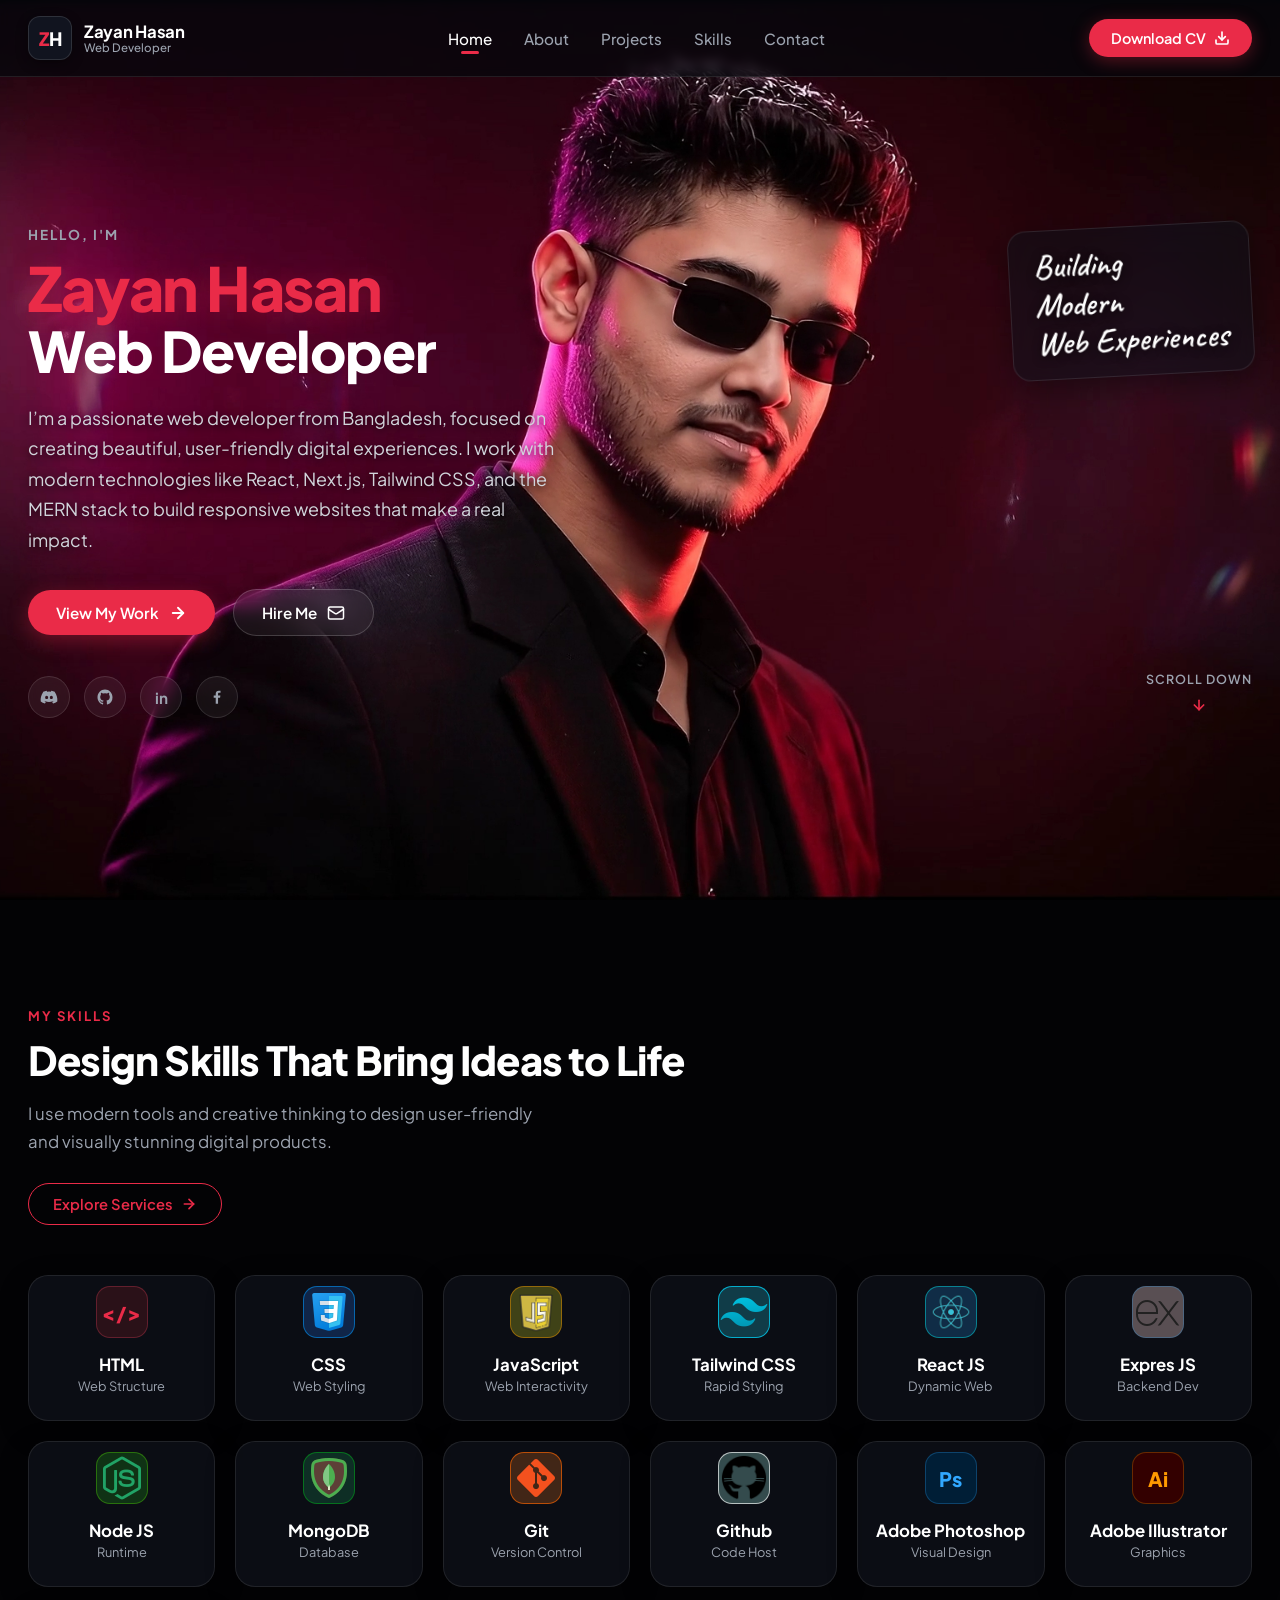
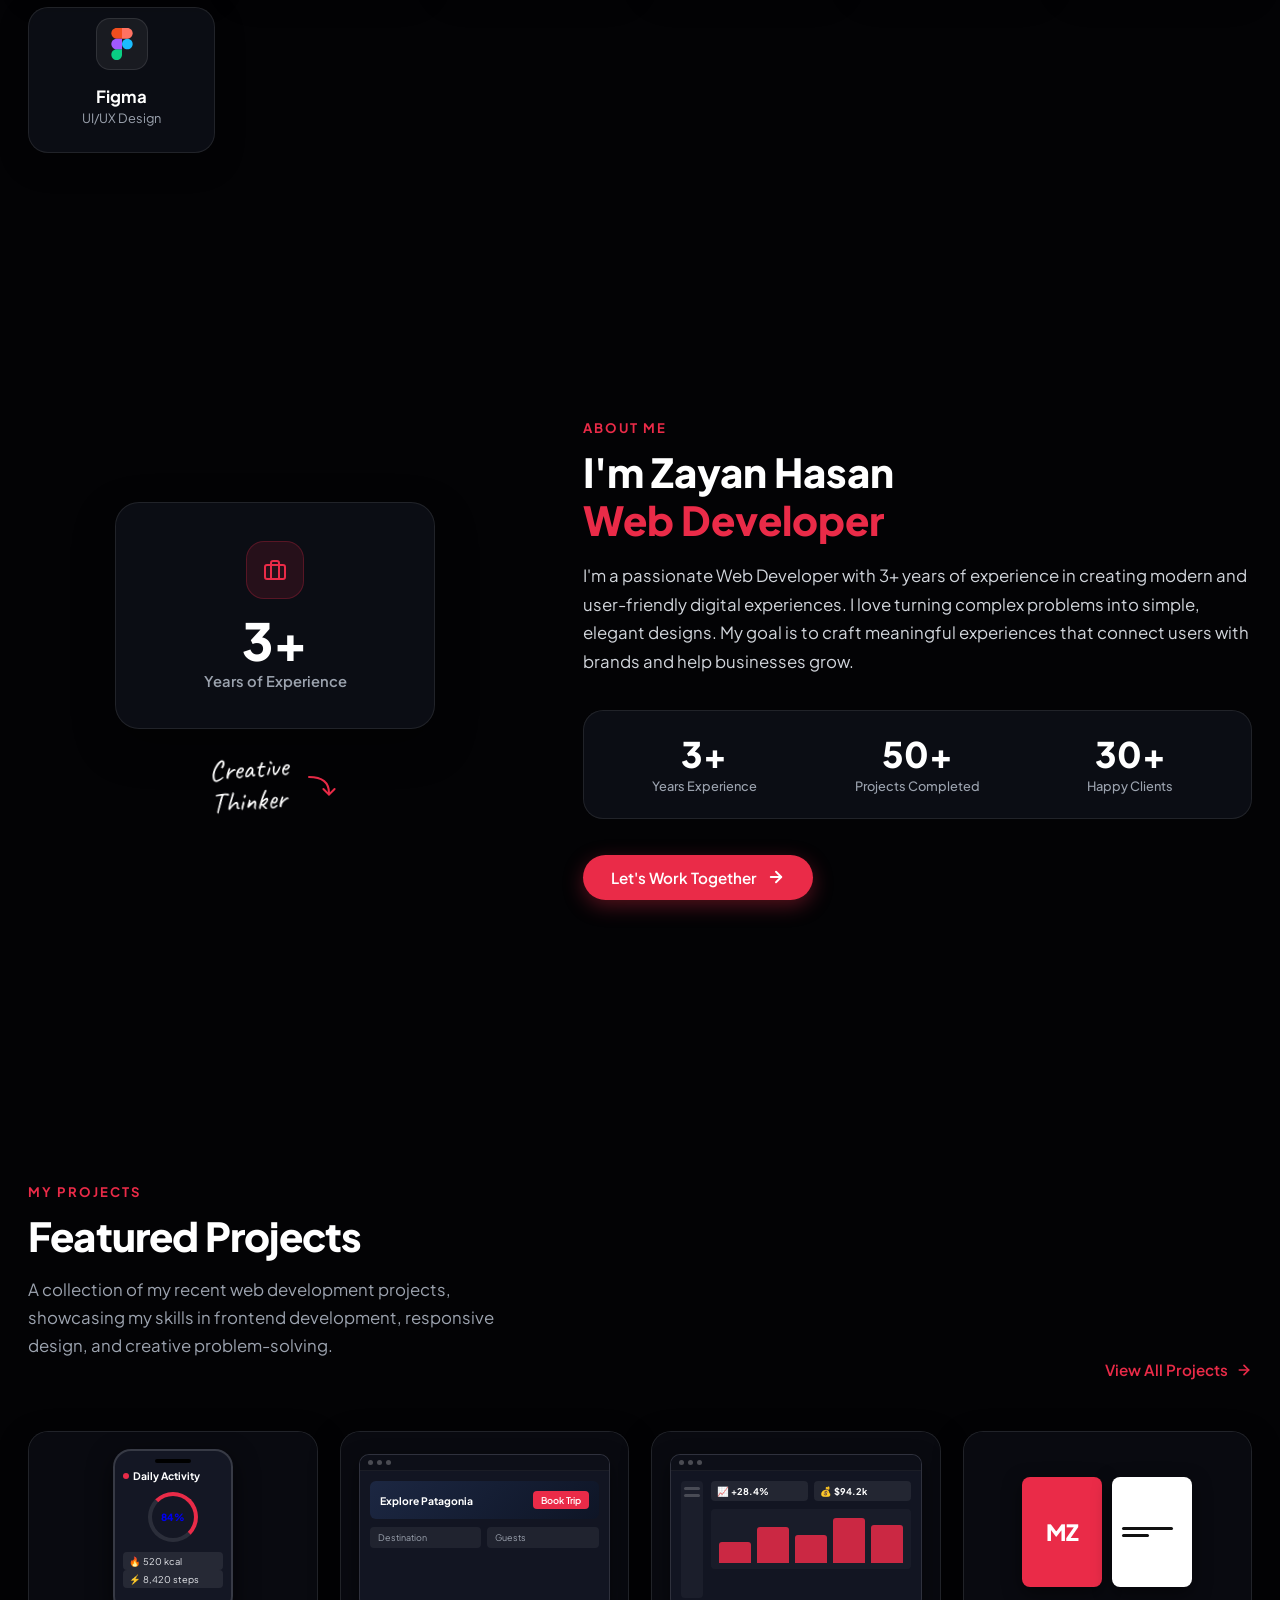
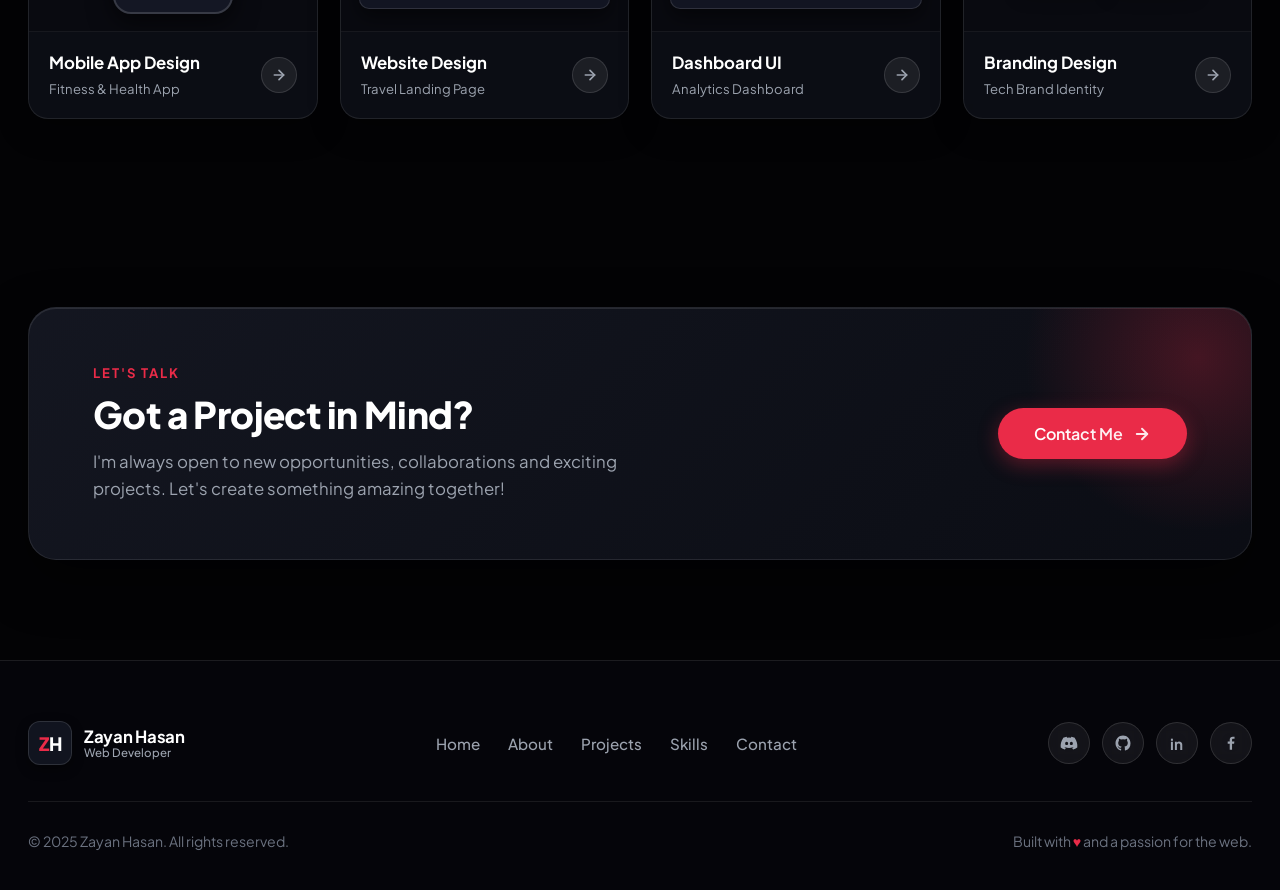
<file: index.html>
<!DOCTYPE html>
<html lang="en">
<head>
  <meta charset="UTF-8">
  <meta name="viewport" content="width=device-width, initial-scale=1.0">
  <link rel="icon" type="image/png" href="/images/logos/favicon.png">
  <title>Zayan Hasan — Web-Developer</title>
  <link rel="preconnect" href="https://fonts.googleapis.com">
  <link rel="preconnect" href="https://fonts.gstatic.com" crossorigin>
  <link href="https://fonts.googleapis.com/css2?family=Caveat:wght@600;700&family=Plus+Jakarta+Sans:wght@300;400;500;600;700;800&display=swap" rel="stylesheet">
  <link rel="stylesheet" href="style.css">
</head>
<body>
  <div id="preloder">
    <p class="loading">LOADING...</p>
  </div>

  <!-- Fullscreen Fixed 3D Scroll Animation Canvas -->
  <canvas id="hero-canvas"></canvas>

  <!-- Content Layer overlayed on top of scroll animation -->
  <div id="content">

    <!-- Navigation Header -->
    <header class="navbar">
      <div class="nav-container">
        <a href="#home" class="brand-logo">
          <div class="logo-badge">
            <span class="logo-z">Z</span><span class="logo-h">H</span>
          </div>
          <div class="brand-text">
            <span class="brand-name">Zayan Hasan</span>
            <span class="brand-sub">Web Developer</span>
          </div>
        </a>

        <nav class="nav-menu">
          <a href="#home" class="nav-link active">Home</a>
          <a href="#about" class="nav-link">About</a>
          <a href="#projects" class="nav-link">Projects</a>
          <a href="#skills" class="nav-link">Skills</a>
          <a href="#contact" class="nav-link">Contact</a>
        </nav>

        <div class="nav-actions">
          <!-- <a href="#contact" class="btn-download">
            <span>Download CV</span>
            <svg class="icon-download" width="16" height="16" viewBox="0 0 24 24" fill="none" stroke="currentColor" stroke-width="2.5" stroke-linecap="round" stroke-linejoin="round">
              <path d="M21 15v4a2 2 0 0 1-2 2H5a2 2 0 0 1-2-2v-4"></path>
              <polyline points="7 10 12 15 17 10"></polyline>
              <line x1="12" y1="15" x2="12" y2="3"></line>
            </svg>
          </a> -->

          <a
            href="/files/ZAYAN-HASAN-TAJ-CV.pdf"
            class="btn-download"
            download="My-CV.pdf"
            onclick="return confirm('Would you like to download my CV?')"
          >
            <span>Download CV</span>
            <svg
              class="icon-download"
              width="16"
              height="16"
              viewBox="0 0 24 24"
              fill="none"
              stroke="currentColor"
              stroke-width="2.5"
              stroke-linecap="round"
              stroke-linejoin="round"
              aria-hidden="true"
            >
              <path d="M21 15v4a2 2 0 0 1-2 2H5a2 2 0 0 1-2-2v-4"></path>
              <polyline points="7 10 12 15 17 10"></polyline>
              <line x1="12" y1="15" x2="12" y2="3"></line>
            </svg>
          </a>

        </div>
      </div>
    </header>

    <!-- Direct Contact -->
     <a
      id="mail-button"
      class="mail-button"
      href="https://mail.google.com/mail/?view=cm&to=zayanhasantaj619@gmail.com"
      aria-label="Email me"
      title="Email me"
      target="_blank"
      rel="noopener noreferrer">
      <svg
        width="24"
        height="24"
        viewBox="0 0 24 24"
        fill="none"
        stroke="currentColor"
        stroke-width="2"
        stroke-linecap="round"
        stroke-linejoin="round"
        aria-hidden="true"
      >
        <rect x="3" y="5" width="18" height="14" rx="2"></rect>
        <path d="m3 7 9 6 9-6"></path>
      </svg>
    </a>

    <!-- Hero Section -->
    <section id="home" class="section hero-section">
      <div class="container hero-grid">
        <div class="hero-content">
          <div class="hero-tagline">HELLO, I'M</div>
          <h1 class="hero-title">
            <span class="title-name">Zayan Hasan</span>
            <span class="title-role">Web Developer</span>
          </h1>
          <p class="hero-desc">
            I’m a passionate web developer from Bangladesh, focused on creating beautiful, user-friendly digital experiences. I work with modern technologies like React, Next.js, Tailwind CSS, and the MERN stack to build responsive websites that make a real impact.
          </p>

          <div class="hero-cta-group">
            <a href="#projects" class="btn btn-primary">
              <span>View My Work</span>
              <svg width="18" height="18" viewBox="0 0 24 24" fill="none" stroke="currentColor" stroke-width="2.5" stroke-linecap="round" stroke-linejoin="round">
                <line x1="5" y1="12" x2="19" y2="12"></line>
                <polyline points="12 5 19 12 12 19"></polyline>
              </svg>
            </a>
            <a href="#contact" class="btn btn-outline">
              <span>Hire Me</span>
              <svg width="18" height="18" viewBox="0 0 24 24" fill="none" stroke="currentColor" stroke-width="2" stroke-linecap="round" stroke-linejoin="round">
                <rect x="2" y="4" width="20" height="16" rx="2"></rect>
                <path d="m22 7-8.97 5.7a1.94 1.94 0 0 1-2.06 0L2 7"></path>
              </svg>
            </a>
          </div>

          <div class="hero-socials">
            <a href="https://discord.com/users/659322994321129483" target="_blank" class="social-icon" title="Discord" aria-label="Discord">
              <svg
                width="18"
                height="18"
                viewBox="0 0 24 24"
                fill="currentColor"
                aria-hidden="true"
              >
                <path d="M19.73 5.15A18.2 18.2 0 0 0 15.2 3.75a.07.07 0 0 0-.08.04c-.2.36-.42.83-.58 1.2a16.8 16.8 0 0 0-5.08 0c-.16-.38-.39-.84-.59-1.2a.08.08 0 0 0-.08-.04 18.2 18.2 0 0 0-4.53 1.4.07.07 0 0 0-.03.03C1.35 9.45.56 13.64.96 17.78c0 .02.02.05.04.06a18.3 18.3 0 0 0 5.55 2.8.08.08 0 0 0 .09-.03c.43-.59.81-1.2 1.14-1.86a.08.08 0 0 0-.04-.11 12 12 0 0 1-1.74-.83.08.08 0 0 1-.01-.13l.35-.27a.08.08 0 0 1 .08-.01c3.64 1.66 7.58 1.66 11.18 0a.08.08 0 0 1 .08.01l.35.27a.08.08 0 0 1-.01.13c-.55.32-1.13.6-1.74.83a.08.08 0 0 0-.04.11c.34.65.72 1.27 1.14 1.86a.08.08 0 0 0 .09.03 18.2 18.2 0 0 0 5.56-2.8.08.08 0 0 0 .04-.06c.47-4.78-.8-8.94-3.36-12.6a.06.06 0 0 0-.03-.03ZM8.85 14.8c-1.1 0-2-.99-2-2.2 0-1.22.88-2.2 2-2.2 1.13 0 2.02.99 2 2.2 0 1.21-.88 2.2-2 2.2Zm6.3 0c-1.1 0-2-.99-2-2.2 0-1.22.87-2.2 2-2.2 1.12 0 2.01.99 2 2.2 0 1.21-.88 2.2-2 2.2Z"/>
              </svg>
            </a>
            <a href="https://github.com/ZayanHasanTaj" target="_blank" class="social-icon" title="Github" aria-label="Github">
              <svg
                width="18"
                height="18"
                viewBox="0 0 24 24"
                fill="currentColor"
                aria-hidden="true"
              >
              <path
                fill-rule="evenodd"
                clip-rule="evenodd"
                d="M12 2C6.48 2 2 6.58 2 12.23c0 4.52 2.87 8.35 6.84 9.7.5.1.68-.22.68-.49v-1.9c-2.78.62-3.37-1.21-3.37-1.21-.45-1.18-1.11-1.5-1.11-1.5-.91-.64.07-.63.07-.63 1 .07 1.53 1.05 1.53 1.05.9 1.58 2.35 1.12 2.92.86.09-.67.35-1.12.64-1.38-2.22-.26-4.56-1.14-4.56-5.07 0-1.12.39-2.03 1.03-2.75-.1-.26-.45-1.3.1-2.71 0 0 .84-.28 2.75 1.05a9.3 9.3 0 0 1 5 0c1.9-1.33 2.74-1.05 2.74-1.05.55 1.41.2 2.45.1 2.71.64.72 1.03 1.63 1.03 2.75 0 3.94-2.35 4.8-4.58 5.06.36.32.68.94.68 1.9v2.82c0 .27.18.6.69.49A10.2 10.2 0 0 0 22 12.23C22 6.58 17.52 2 12 2Z"
              />
            </svg>
            </a>
            <a href="https://bd.linkedin.com/in/zayan-hasan-taj-53074728a" target="_blank" class="social-icon" title="LinkedIn" aria-label="LinkedIn">
              <span class="in-text">in</span>
            </a>
            <a href="https://www.facebook.com/share/1DrUwYazMZ/" target="_blank" class="social-icon" title="Facebook" aria-label="Facebook">
              <svg
                width="18"
                height="18"
                viewBox="0 0 24 24"
                fill="currentColor"
                aria-hidden="true"
              >
                <path d="M13.4 21v-8h2.7l.4-3.1h-3.1v-2c0-.9.3-1.5 1.6-1.5h1.7V3.6c-.3 0-1.3-.1-2.4-.1-2.4 0-4 1.5-4 4.1v2.3H7.6V13h2.7v8h3.1Z"/>
              </svg>
            </a>
          </div>
        </div>

        <div class="hero-visual-accent">
          <!-- Artistic slogan from reference, overlayed gracefully -->
          <div class="script-badge">
            <span class="script-text">Building<br>Modern<br>Web Experiences</span>
          </div>

          <div class="scroll-down-indicator">
            <span class="scroll-text">Scroll Down</span>
            <div class="scroll-arrow">
              <svg width="16" height="20" viewBox="0 0 24 24" fill="none" stroke="currentColor" stroke-width="2.5" stroke-linecap="round" stroke-linejoin="round">
                <line x1="12" y1="5" x2="12" y2="19"></line>
                <polyline points="19 12 12 19 5 12"></polyline>
              </svg>
            </div>
          </div>
        </div>
      </div>
    </section>

    <!-- My Skills Section -->
    <section id="skills" class="section skills-section">
      <div class="container">
        <div class="skills-wrapper">
          <div class="skills-intro">
            <div class="section-tag">MY SKILLS</div>
            <h2 class="section-title">Design Skills That Bring Ideas to Life</h2>
            <p class="section-desc">
              I use modern tools and creative thinking to design user-friendly and visually stunning digital products.
            </p>
            <a href="#about" class="btn btn-outline-pill">
              <span>Explore Services</span>
              <svg width="16" height="16" viewBox="0 0 24 24" fill="none" stroke="currentColor" stroke-width="2.5" stroke-linecap="round" stroke-linejoin="round">
                <line x1="5" y1="12" x2="19" y2="12"></line>
                <polyline points="12 5 19 12 12 19"></polyline>
              </svg>
            </a>
          </div>

          <div class="skills-cards-grid">
            <!-- Skill 1: HTML -->
            <div class="skill-card">
              <div class="skill-icon-box code-box">
                <span class="code-bracket">&lt;/&gt;</span>
              </div>
              <div class="skill-meta">
                <h3 class="skill-name">HTML</h3>
                <span class="skill-sub">Web Structure</span>
              </div>
            </div>

            <!-- Skill 2: Css  -->
            <div class="skill-card">
              <div class="skill-icon-box css-box">
                <img class="logos" src="/images/logos/icons8-css-logo-48.png" alt="CSS">
              </div>
              <div class="skill-meta">
                <h3 class="skill-name">CSS</h3>
                <span class="skill-sub">Web Styling</span>
              </div>
            </div>

            <!-- Skill 3: javaScript  -->
            <div class="skill-card">
              <div class="skill-icon-box js-box">
                <img class="logos" src="/images/logos/icons8-javascript-logo-100.png" alt="JS">
              </div>
              <div class="skill-meta">
                <h3 class="skill-name">JavaScript</h3>
                <span class="skill-sub">Web Interactivity</span>
              </div>
            </div>

            <!-- Skill 4: Tailwind CSS  -->
            <div class="skill-card">
              <div class="skill-icon-box tailwind-box">
                <img class="logos" src="/images/logos/icons8-tailwind-css-48.png" alt="Tailwind">
              </div>
              <div class="skill-meta">
                <h3 class="skill-name">Tailwind CSS</h3>
                <span class="skill-sub">Rapid Styling</span>
              </div>
            </div>

            <!-- Skill 5: React js  -->
            <div class="skill-card">
              <div class="skill-icon-box react-box">
                <img class="logos" src="/images/logos/icons8-react-100.png" alt="React">
              </div>
              <div class="skill-meta">
                <h3 class="skill-name">React JS</h3>
                <span class="skill-sub">Dynamic Web</span>
              </div>
            </div>

            <!-- Skill 6: Express js  -->
            <div class="skill-card">
              <div class="skill-icon-box express-box">
                <img class="logos" src="/images/logos/icons8-express-js-48.png" alt="Express js">
              </div>
              <div class="skill-meta">
                <h3 class="skill-name">Expres JS</h3>
                <span class="skill-sub">Backend Dev</span>
              </div>
            </div>

            <!-- Skill 7: Node js  -->
            <div class="skill-card">
              <div class="skill-icon-box node-box">
                <img class="logos" src="/images/logos/icons8-node-js-48.png" alt="Node js">
              </div>
              <div class="skill-meta">
                <h3 class="skill-name">Node JS</h3>
                <span class="skill-sub">Runtime</span>
              </div>
            </div>

            <!-- Skill 8: MongoDB  -->
            <div class="skill-card">
              <div class="skill-icon-box mongodb-box">
                <img class="logos" src="/images/logos/icons8-mongodb-48.png" alt="MongoDB">
              </div>
              <div class="skill-meta">
                <h3 class="skill-name">MongoDB</h3>
                <span class="skill-sub">Database</span>
              </div>
            </div>

            <!-- Skill 9: Git  -->
            <div class="skill-card">
              <div class="skill-icon-box git-box">
                <img class="logos" src="/images/logos/icons8-git-48.png" alt="Git">
              </div>
              <div class="skill-meta">
                <h3 class="skill-name">Git</h3>
                <span class="skill-sub">Version Control</span>
              </div>
            </div>

            <!-- Skill 10: Github  -->
            <div class="skill-card">
              <div class="skill-icon-box github-box">
                <img class="logos" src="/images/logos/icons8-github-50.png" alt="Github">
              </div>
              <div class="skill-meta">
                <h3 class="skill-name">Github</h3>
                <span class="skill-sub">Code Host</span>
              </div>
            </div>

            <!-- Skill 11: Photoshop -->
            <div class="skill-card">
              <div class="skill-icon-box ps-box">
                <span class="ps-logo">Ps</span>
              </div>
              <div class="skill-meta">
                <h3 class="skill-name">Adobe Photoshop</h3>
                <span class="skill-sub">Visual Design</span>
              </div>
            </div>

            <!-- Skill 12: Illustrator -->
            <div class="skill-card">
              <div class="skill-icon-box ai-box">
                <span class="ai-logo">Ai</span>
              </div>
              <div class="skill-meta">
                <h3 class="skill-name">Adobe Illustrator</h3>
                <span class="skill-sub">Graphics</span>
              </div>
            </div>

            

            <!-- Skill 13: Figma -->
            <div class="skill-card">
              <div class="skill-icon-box figma-box">
                <svg width="32" height="32" viewBox="0 0 38 57" fill="none">
                  <path d="M19 28.5C19 23.2533 23.2533 19 28.5 19C33.7467 19 38 23.2533 38 28.5C38 33.7467 33.7467 38 28.5 38C23.2533 38 19 33.7467 19 28.5Z" fill="#1ABCFE"/>
                  <path d="M0 47.5C0 42.2533 4.25329 38 9.5 38H19V47.5C19 52.7467 14.7467 57 9.5 57C4.25329 57 0 52.7467 0 47.5Z" fill="#0ACF83"/>
                  <path d="M19 0V19H28.5C33.7467 19 38 14.7467 38 9.5C38 4.25329 33.7467 0 28.5 0H19Z" fill="#FF7262"/>
                  <path d="M0 9.5C0 14.7467 4.25329 19 9.5 19H19V0H9.5C4.25329 0 0 4.25329 0 9.5Z" fill="#F24E1E"/>
                  <path d="M0 28.5C0 33.7467 4.25329 38 9.5 38H19V19H9.5C4.25329 19 0 23.2533 0 28.5Z" fill="#A259FF"/>
                </svg>
              </div>
              <div class="skill-meta">
                <h3 class="skill-name">Figma</h3>
                <span class="skill-sub">UI/UX Design</span>
              </div>
            </div>

          </div>
          
        </div>
      </div>
    </section>

    <!-- About Me Section -->
    <section id="about" class="section about-section">
      <div class="container about-grid">
        <div class="about-card-left">
          <div class="about-badge-card">
            <div class="badge-icon-wrap">
              <svg width="24" height="24" viewBox="0 0 24 24" fill="none" stroke="currentColor" stroke-width="2" stroke-linecap="round" stroke-linejoin="round">
                <rect x="2" y="7" width="20" height="14" rx="2" ry="2"></rect>
                <path d="M16 21V5a2 2 0 0 0-2-2h-4a2 2 0 0 0-2 2v16"></path>
              </svg>
            </div>
            <div class="badge-number">3+</div>
            <div class="badge-label">Years of Experience</div>
          </div>

          <div class="creative-thinker-callout">
            <span class="creative-thinker-text">Creative<br>Thinker</span>
            <svg class="hand-arrow" width="40" height="40" viewBox="0 0 50 50" fill="none" stroke="currentColor" stroke-width="2.5" stroke-linecap="round">
              <path d="M10 15 Q 35 15 35 35"></path>
              <polyline points="28 30 35 37 42 30"></polyline>
            </svg>
          </div>
        </div>

        <div class="about-info">
          <div class="section-tag">ABOUT ME</div>
          <h2 class="about-title">
            <span>I'm Zayan Hasan</span>
            <span class="about-title-role">Web Developer</span>
          </h2>
          <p class="about-text">
            I'm a passionate Web Developer with 3+ years of experience in creating modern and user-friendly digital experiences. I love turning complex problems into simple, elegant designs. My goal is to craft meaningful experiences that connect users with brands and help businesses grow.
          </p>

          <div class="stats-counter-grid">
            <div class="stat-item">
              <div class="stat-number">3+</div>
              <div class="stat-label">Years Experience</div>
            </div>
            <div class="stat-item">
              <div class="stat-number">50+</div>
              <div class="stat-label">Projects Completed</div>
            </div>
            <div class="stat-item">
              <div class="stat-number">30+</div>
              <div class="stat-label">Happy Clients</div>
            </div>
          </div>

          <div class="about-cta">
            <a href="#contact" class="btn btn-primary">
              <span>Let's Work Together</span>
              <svg width="18" height="18" viewBox="0 0 24 24" fill="none" stroke="currentColor" stroke-width="2.5" stroke-linecap="round" stroke-linejoin="round">
                <line x1="5" y1="12" x2="19" y2="12"></line>
                <polyline points="12 5 19 12 12 19"></polyline>
              </svg>
            </a>
          </div>
        </div>
      </div>
    </section>

    <!-- My Portfolio Section -->
    <section id="projects" class="section portfolio-section">
      <div class="container">
        <div class="portfolio-header">
          <div class="portfolio-title-group">
            <div class="section-tag">MY PROJECTS</div>
            <h2 class="section-title">Featured Projects</h2>
            <p class="section-desc">
              A collection of my recent web development projects, showcasing my skills in frontend development, responsive design, and creative problem-solving.
            </p>
          </div>
          <a href="projects.html" class="link-view-all">
            <span>View All Projects</span>
            <svg width="16" height="16" viewBox="0 0 24 24" fill="none" stroke="currentColor" stroke-width="2.5" stroke-linecap="round" stroke-linejoin="round">
              <line x1="5" y1="12" x2="19" y2="12"></line>
              <polyline points="12 5 19 12 12 19"></polyline>
            </svg>
          </a>
        </div>

        <div class="projects-grid">
          <!-- Project 1: Mobile App Design -->
          <a class="projects-link" href="#">
            <div class="project-card">
            <div class="project-mockup mobile-app-mockup">
              <div class="mockup-screen-container">
                <div class="mini-phone">
                  <div class="phone-notch"></div>
                  <div class="phone-content fitness-app">
                    <div class="app-header-bar">
                      <span class="app-dot"></span>
                      <span class="app-title-text">Daily Activity</span>
                    </div>
                    <div class="app-circle-graph">
                      <div class="ring-active"></div>
                      <span class="graph-val">84%</span>
                    </div>
                    <div class="app-mini-cards">
                      <div class="mini-metric">🔥 520 kcal</div>
                      <div class="mini-metric">⚡ 8,420 steps</div>
                    </div>
                  </div>
                </div>
              </div>
            </div>
            <div class="project-info">
              <div class="project-text">
                <h3 class="project-name">Mobile App Design</h3>
                <span class="project-category">Fitness &amp; Health App</span>
              </div>
              <button class="project-arrow-btn" aria-label="View project details">
                <svg width="16" height="16" viewBox="0 0 24 24" fill="none" stroke="currentColor" stroke-width="2.5" stroke-linecap="round" stroke-linejoin="round">
                  <line x1="5" y1="12" x2="19" y2="12"></line>
                  <polyline points="12 5 19 12 12 19"></polyline>
                </svg>
              </button>
            </div>
          </div>
          </a>

          <!-- Project 2: Website Design -->
          <a class="projects-link" href="#">
            <div class="project-card">
            <div class="project-mockup website-mockup">
              <div class="mockup-screen-container">
                <div class="mini-browser">
                  <div class="browser-bar">
                    <span class="b-dot"></span><span class="b-dot"></span><span class="b-dot"></span>
                  </div>
                  <div class="browser-body travel-landing">
                    <div class="travel-hero">
                      <div class="travel-title">Explore Patagonia</div>
                      <div class="travel-btn">Book Trip</div>
                    </div>
                    <div class="travel-search-strip">
                      <div class="strip-pill">Destination</div>
                      <div class="strip-pill">Guests</div>
                    </div>
                  </div>
                </div>
              </div>
            </div>
            <div class="project-info">
              <div class="project-text">
                <h3 class="project-name">Website Design</h3>
                <span class="project-category">Travel Landing Page</span>
              </div>
              <button class="project-arrow-btn" aria-label="View project details">
                <svg width="16" height="16" viewBox="0 0 24 24" fill="none" stroke="currentColor" stroke-width="2.5" stroke-linecap="round" stroke-linejoin="round">
                  <line x1="5" y1="12" x2="19" y2="12"></line>
                  <polyline points="12 5 19 12 12 19"></polyline>
                </svg>
              </button>
            </div>
          </div>
          </a>

          <!-- Project 3: Dashboard UI -->
          <a class="projects-link" href="#">
            <div class="project-card">
            <div class="project-mockup dashboard-mockup">
              <div class="mockup-screen-container">
                <div class="mini-browser">
                  <div class="browser-bar">
                    <span class="b-dot"></span><span class="b-dot"></span><span class="b-dot"></span>
                  </div>
                  <div class="browser-body analytics-dash">
                    <div class="dash-sidebar">
                      <div class="dash-bar-line"></div>
                      <div class="dash-bar-line"></div>
                    </div>
                    <div class="dash-content">
                      <div class="dash-stats-row">
                        <div class="stat-pill">📈 +28.4%</div>
                        <div class="stat-pill">💰 $94.2k</div>
                      </div>
                      <div class="dash-bars-chart">
                        <div class="bar" style="height: 45%;"></div>
                        <div class="bar" style="height: 75%;"></div>
                        <div class="bar" style="height: 60%;"></div>
                        <div class="bar" style="height: 95%;"></div>
                        <div class="bar" style="height: 80%;"></div>
                      </div>
                    </div>
                  </div>
                </div>
              </div>
            </div>
            <div class="project-info">
              <div class="project-text">
                <h3 class="project-name">Dashboard UI</h3>
                <span class="project-category">Analytics Dashboard</span>
              </div>
              <button class="project-arrow-btn" aria-label="View project details">
                <svg width="16" height="16" viewBox="0 0 24 24" fill="none" stroke="currentColor" stroke-width="2.5" stroke-linecap="round" stroke-linejoin="round">
                  <line x1="5" y1="12" x2="19" y2="12"></line>
                  <polyline points="12 5 19 12 12 19"></polyline>
                </svg>
              </button>
            </div>
          </div>
          </a>

          <!-- Project 4: Branding Design -->
          <a class="projects-link" href="#">
            <div class="project-card">
            <div class="project-mockup branding-mockup">
              <div class="mockup-screen-container branding-display">
                <div class="brand-card red-card">
                  <div class="brand-emblem">MZ</div>
                </div>
                <div class="brand-card white-card">
                  <div class="mini-business-lines">
                    <div class="b-line w-long"></div>
                    <div class="b-line w-short"></div>
                  </div>
                </div>
              </div>
            </div>
            <div class="project-info">
              <div class="project-text">
                <h3 class="project-name">Branding Design</h3>
                <span class="project-category">Tech Brand Identity</span>
              </div>
              <button class="project-arrow-btn" aria-label="View project details">
                <svg width="16" height="16" viewBox="0 0 24 24" fill="none" stroke="currentColor" stroke-width="2.5" stroke-linecap="round" stroke-linejoin="round">
                  <line x1="5" y1="12" x2="19" y2="12"></line>
                  <polyline points="12 5 19 12 12 19"></polyline>
                </svg>
              </button>
            </div>
          </div>
          </a>
        </div>
      </div>
    </section>

    <!-- Let's Talk CTA Banner Section -->
    <section id="contact" class="section cta-section">
      <div class="container">
        <div class="cta-banner">
          <div class="cta-content">
            <div class="cta-tag">LET'S TALK</div>
            <h2 class="cta-title">Got a Project in Mind?</h2>
            <p class="cta-desc">
              I'm always open to new opportunities, collaborations and exciting projects. Let's create something amazing together!
            </p>
          </div>
          <div class="cta-action">
            <a
              href="https://mail.google.com/mail/?view=cm&to=zayanhasantaj619@gmail.com"
              class="btn btn-primary cta-btn"
              target="_blank"
              rel="noopener noreferrer">
              <span>Contact Me</span>
              <svg width="18" height="18" viewBox="0 0 24 24" fill="none"
                stroke="currentColor" stroke-width="2.5"
                stroke-linecap="round" stroke-linejoin="round"
                aria-hidden="true">
                <line x1="5" y1="12" x2="19" y2="12"></line>
                <polyline points="12 5 19 12 12 19"></polyline>
              </svg>
            </a>
          </div>
        </div>
      </div>
    </section>

    <!-- Footer -->
    <footer class="footer">
      <div class="container footer-content">
        <div class="footer-top">
          <a href="#home" class="brand-logo">
            <div class="logo-badge">
              <span class="logo-z">Z</span><span class="logo-h">H</span>
            </div>
            <div class="brand-text">
              <span class="brand-name">Zayan Hasan</span>
              <span class="brand-sub">Web Developer</span>
            </div>
          </a>

          <nav class="footer-nav">
            <a href="#home" class="footer-link">Home</a>
            <a href="#about" class="footer-link">About</a>
            <a href="projects.html" class="footer-link">Projects</a>
            <a href="#skills" class="footer-link">Skills</a>
            <a href="#contact" class="footer-link">Contact</a>
          </nav>

          <div class="footer-socials">
            <a href="https://discord.com/users/659322994321129483" target="_blank" class="social-icon" title="Discord" aria-label="Discord">
              <svg
                width="18"
                height="18"
                viewBox="0 0 24 24"
                fill="currentColor"
                aria-hidden="true"
              >
                <path d="M19.73 5.15A18.2 18.2 0 0 0 15.2 3.75a.07.07 0 0 0-.08.04c-.2.36-.42.83-.58 1.2a16.8 16.8 0 0 0-5.08 0c-.16-.38-.39-.84-.59-1.2a.08.08 0 0 0-.08-.04 18.2 18.2 0 0 0-4.53 1.4.07.07 0 0 0-.03.03C1.35 9.45.56 13.64.96 17.78c0 .02.02.05.04.06a18.3 18.3 0 0 0 5.55 2.8.08.08 0 0 0 .09-.03c.43-.59.81-1.2 1.14-1.86a.08.08 0 0 0-.04-.11 12 12 0 0 1-1.74-.83.08.08 0 0 1-.01-.13l.35-.27a.08.08 0 0 1 .08-.01c3.64 1.66 7.58 1.66 11.18 0a.08.08 0 0 1 .08.01l.35.27a.08.08 0 0 1-.01.13c-.55.32-1.13.6-1.74.83a.08.08 0 0 0-.04.11c.34.65.72 1.27 1.14 1.86a.08.08 0 0 0 .09.03 18.2 18.2 0 0 0 5.56-2.8.08.08 0 0 0 .04-.06c.47-4.78-.8-8.94-3.36-12.6a.06.06 0 0 0-.03-.03ZM8.85 14.8c-1.1 0-2-.99-2-2.2 0-1.22.88-2.2 2-2.2 1.13 0 2.02.99 2 2.2 0 1.21-.88 2.2-2 2.2Zm6.3 0c-1.1 0-2-.99-2-2.2 0-1.22.87-2.2 2-2.2 1.12 0 2.01.99 2 2.2 0 1.21-.88 2.2-2 2.2Z"/>
              </svg>
            </a>
            <a href="https://github.com/ZayanHasanTaj" target="_blank" class="social-icon" title="Github" aria-label="Github">
              <svg
                width="18"
                height="18"
                viewBox="0 0 24 24"
                fill="currentColor"
                aria-hidden="true"
              >
              <path
                fill-rule="evenodd"
                clip-rule="evenodd"
                d="M12 2C6.48 2 2 6.58 2 12.23c0 4.52 2.87 8.35 6.84 9.7.5.1.68-.22.68-.49v-1.9c-2.78.62-3.37-1.21-3.37-1.21-.45-1.18-1.11-1.5-1.11-1.5-.91-.64.07-.63.07-.63 1 .07 1.53 1.05 1.53 1.05.9 1.58 2.35 1.12 2.92.86.09-.67.35-1.12.64-1.38-2.22-.26-4.56-1.14-4.56-5.07 0-1.12.39-2.03 1.03-2.75-.1-.26-.45-1.3.1-2.71 0 0 .84-.28 2.75 1.05a9.3 9.3 0 0 1 5 0c1.9-1.33 2.74-1.05 2.74-1.05.55 1.41.2 2.45.1 2.71.64.72 1.03 1.63 1.03 2.75 0 3.94-2.35 4.8-4.58 5.06.36.32.68.94.68 1.9v2.82c0 .27.18.6.69.49A10.2 10.2 0 0 0 22 12.23C22 6.58 17.52 2 12 2Z"
              />
            </svg>
            </a>
            <a href="https://bd.linkedin.com/in/zayan-hasan-taj-53074728a" target="_blank" class="social-icon" title="LinkedIn" aria-label="LinkedIn">
              <span class="in-text">in</span>
            </a>
            <a href="https://www.facebook.com/share/1DrUwYazMZ/" target="_blank" class="social-icon" title="Facebook" aria-label="Facebook">
              <svg
                width="18"
                height="18"
                viewBox="0 0 24 24"
                fill="currentColor"
                aria-hidden="true"
              >
                <path d="M13.4 21v-8h2.7l.4-3.1h-3.1v-2c0-.9.3-1.5 1.6-1.5h1.7V3.6c-.3 0-1.3-.1-2.4-.1-2.4 0-4 1.5-4 4.1v2.3H7.6V13h2.7v8h3.1Z"/>
              </svg>
            </a>
          </div>
        </div>

        <div class="footer-divider"></div>

        <div class="footer-bottom">
          <p class="copyright">&copy; 2025 Zayan Hasan. All rights reserved.</p>
          <p class="credit">Built with <span class="heart">&hearts;</span> and a passion for the web.</p>
        </div>
      </div>
    </footer>

  </div>

  <script src="app.js"></script>

  <script>
    let preloder = document.querySelector("#preloder");
    window.addEventListener("load", () => {
      preloder.style.display = "none";
    });
  </script>

</body>
</html>
</file>
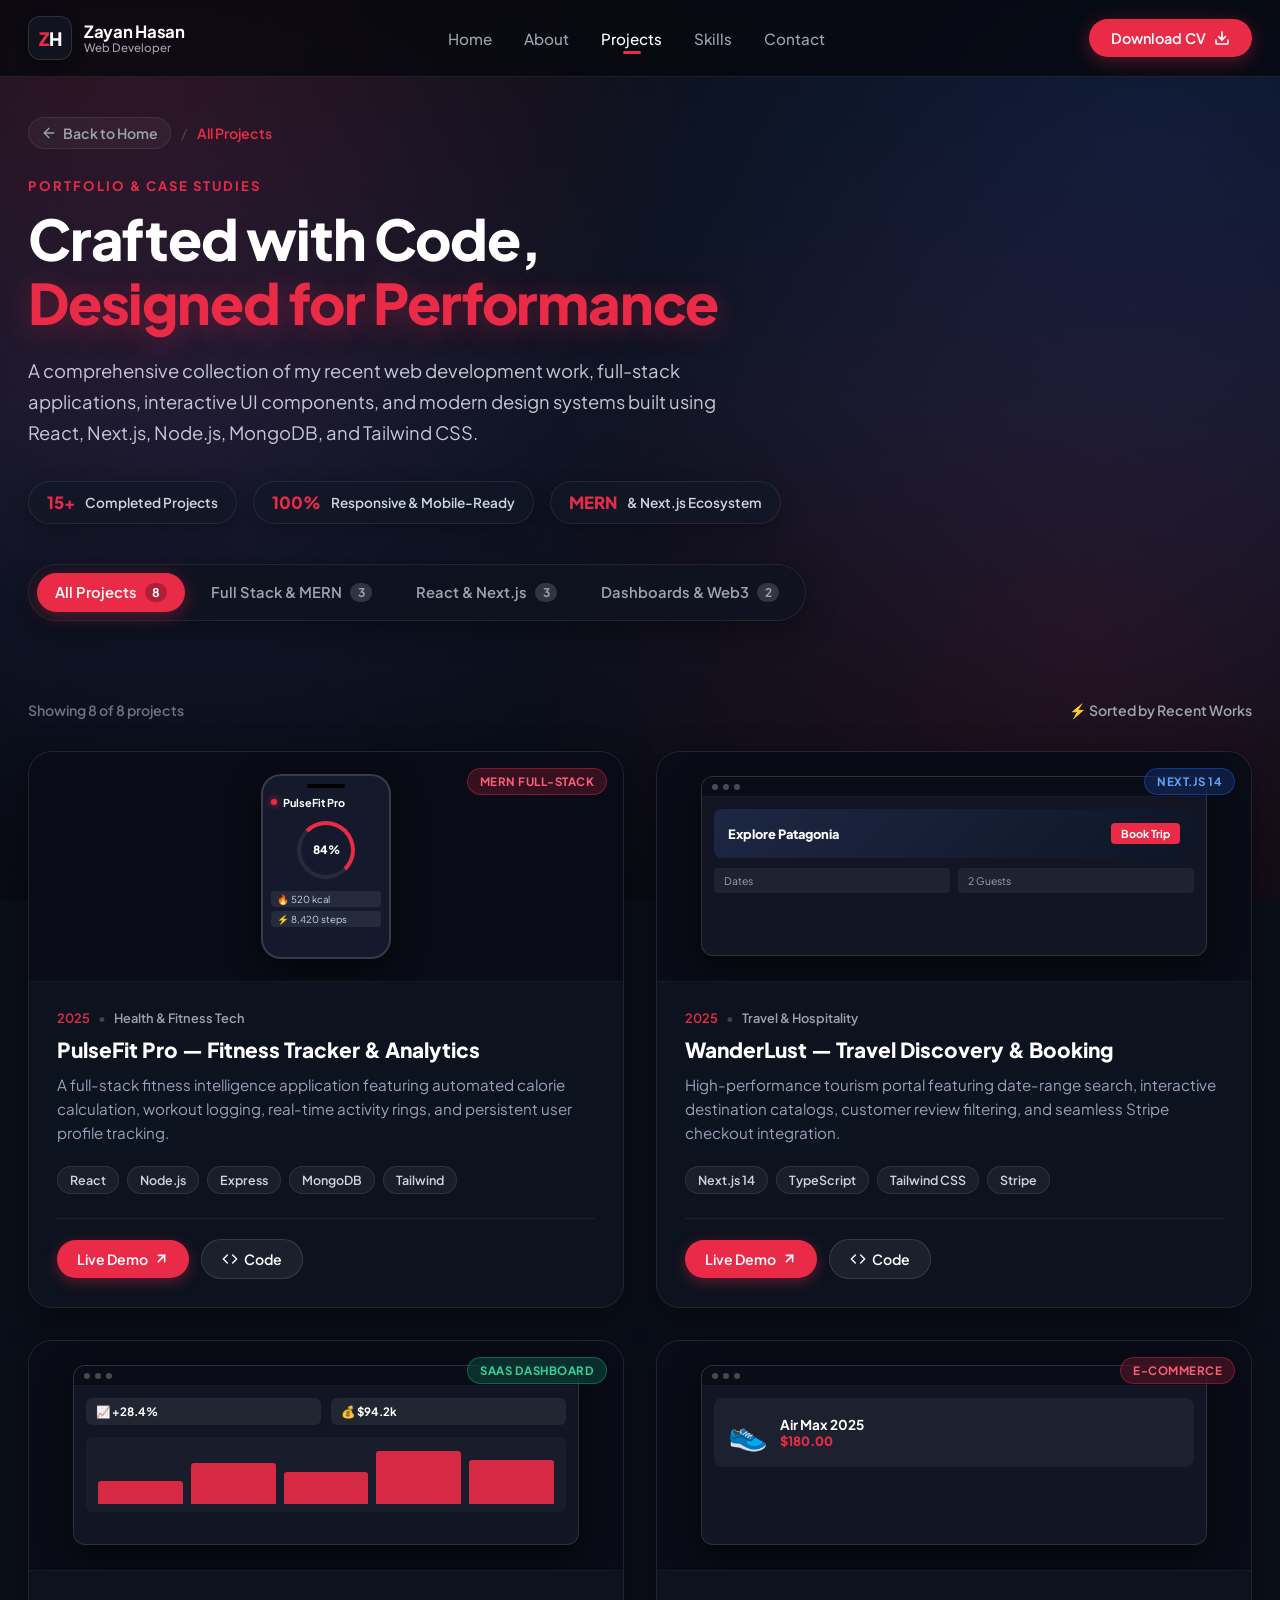
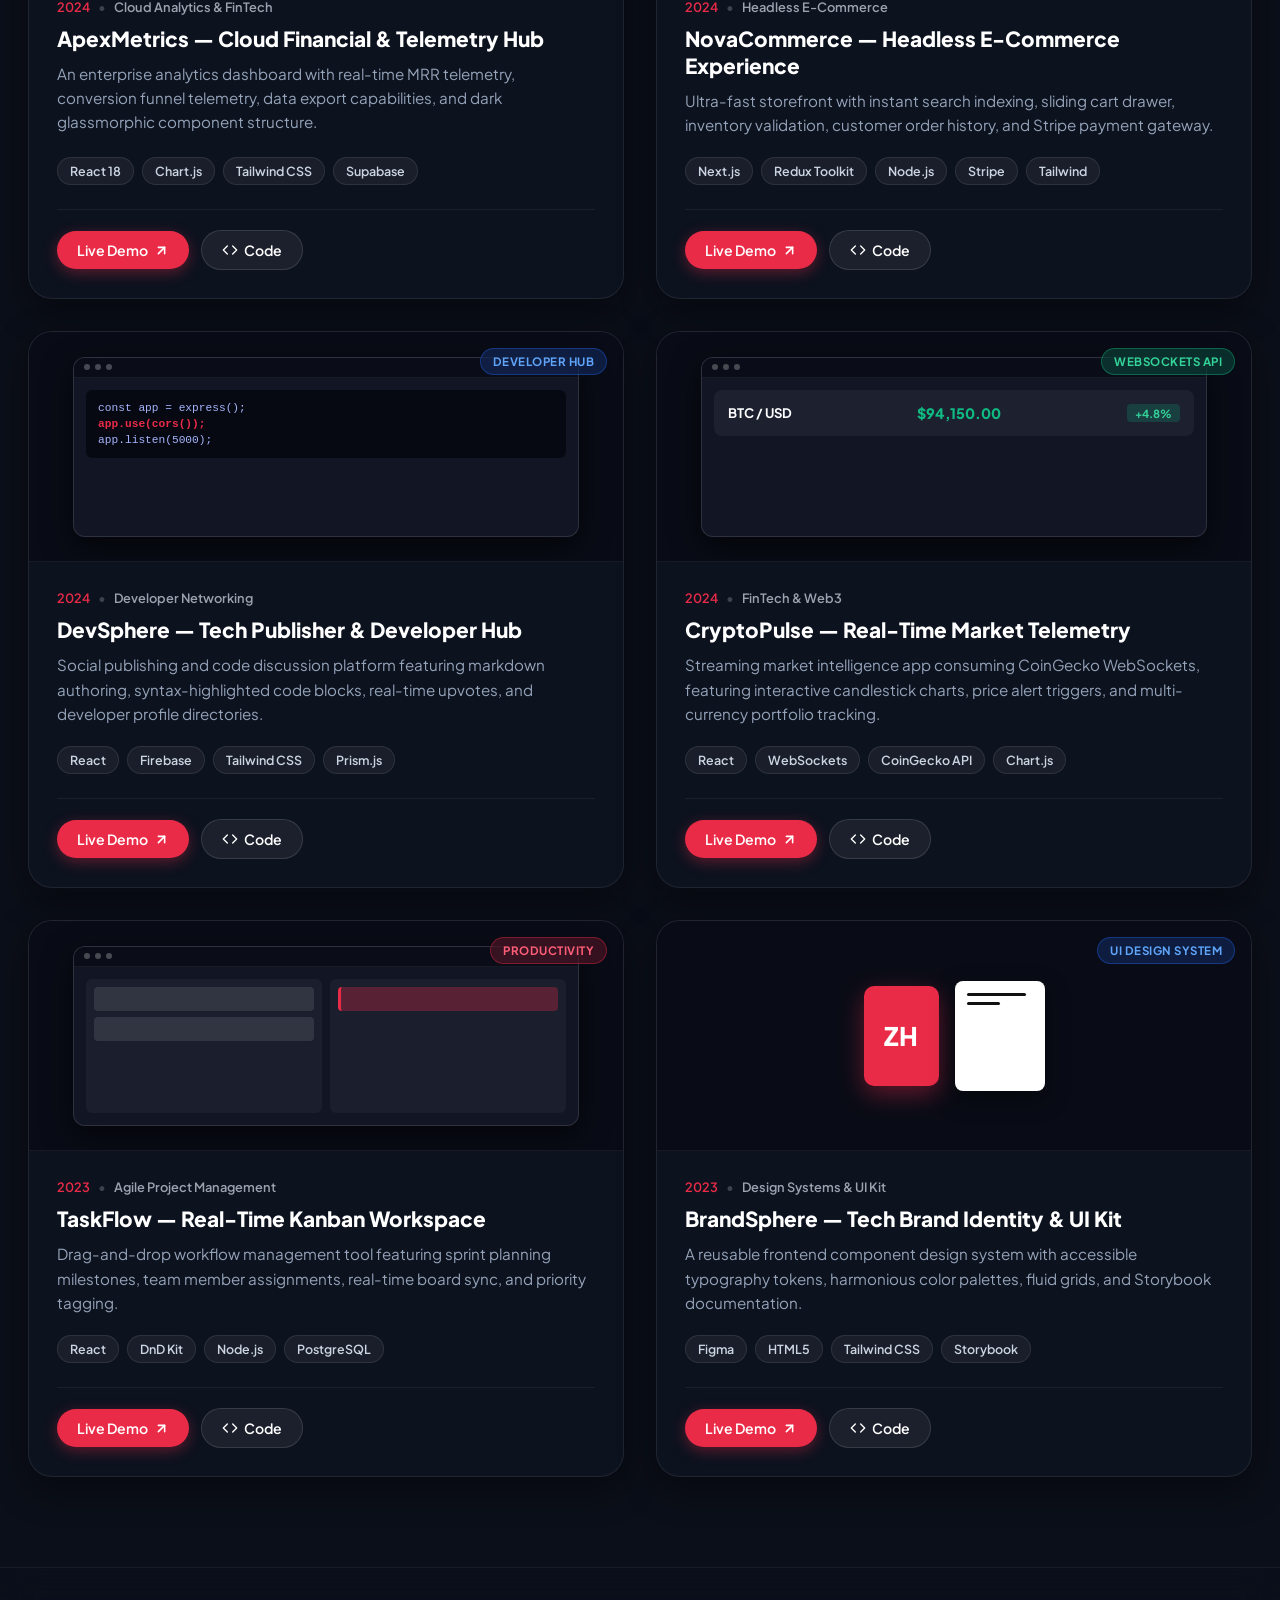
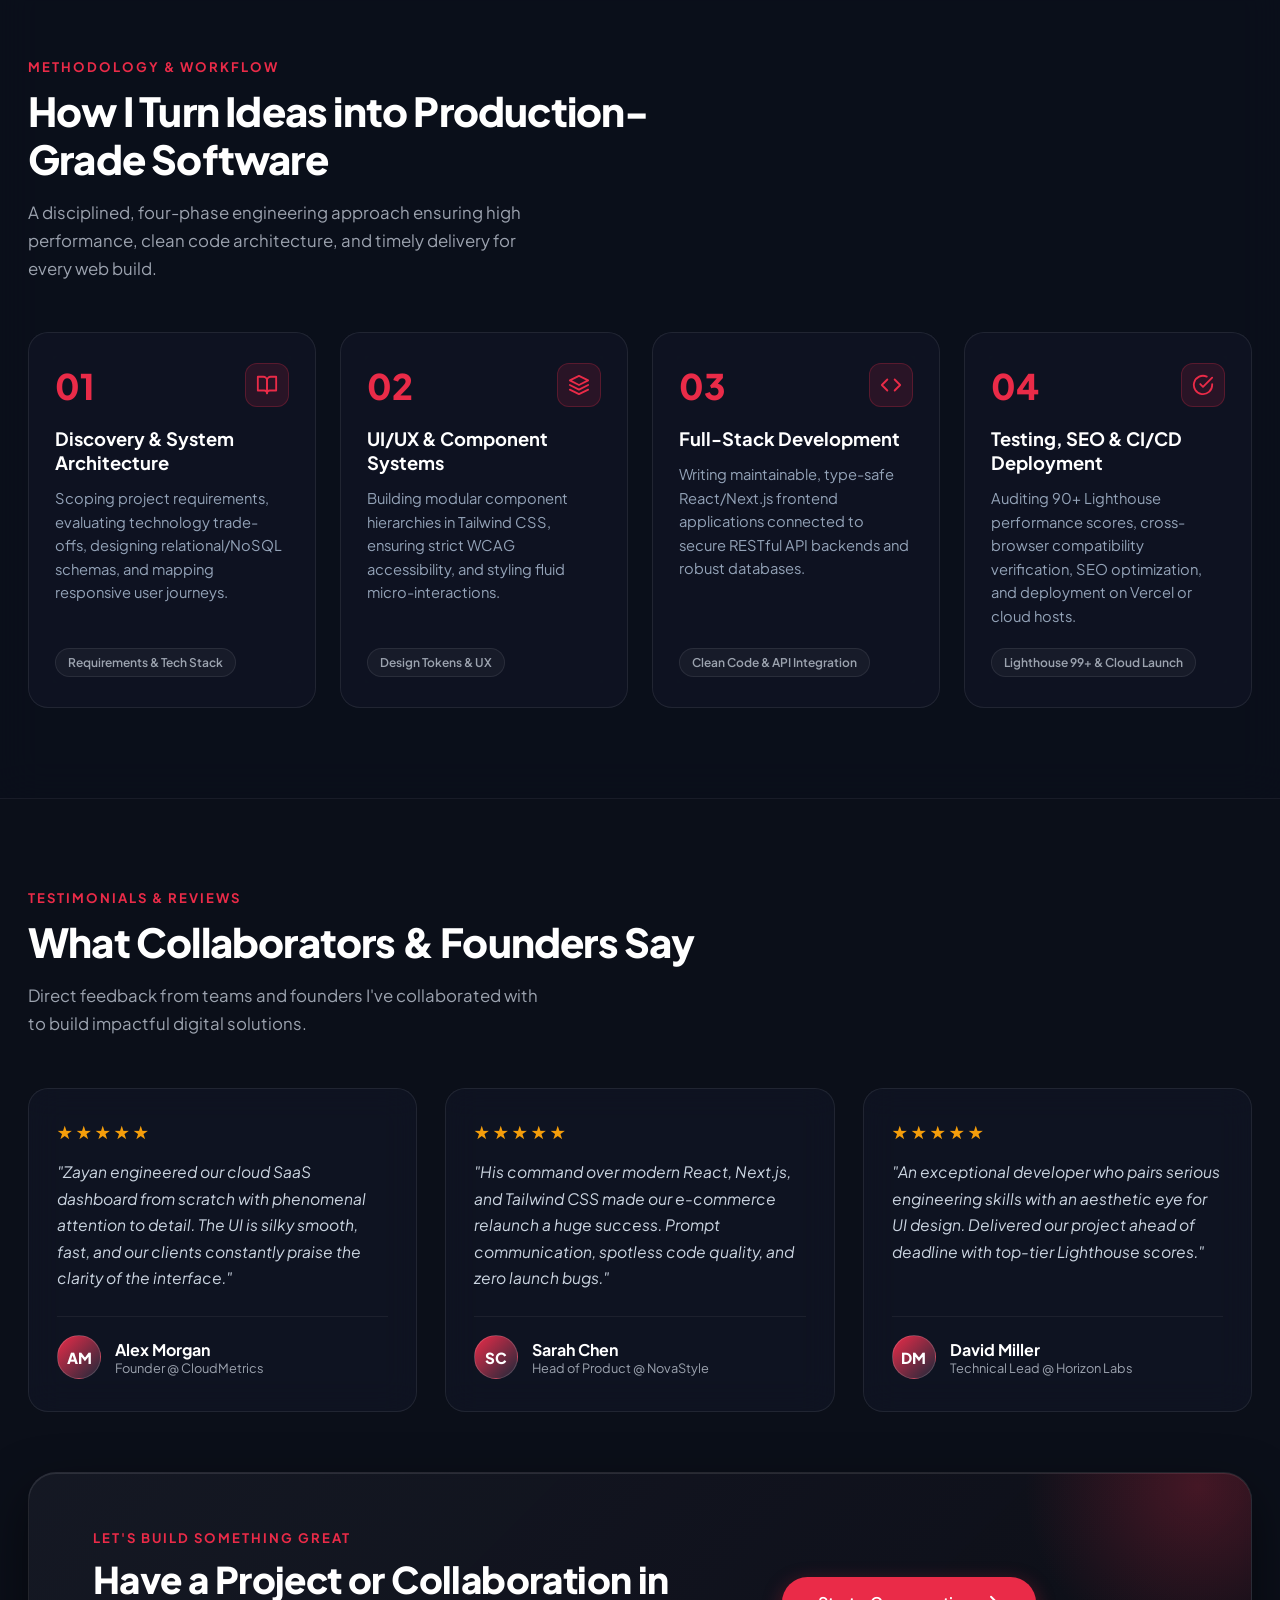
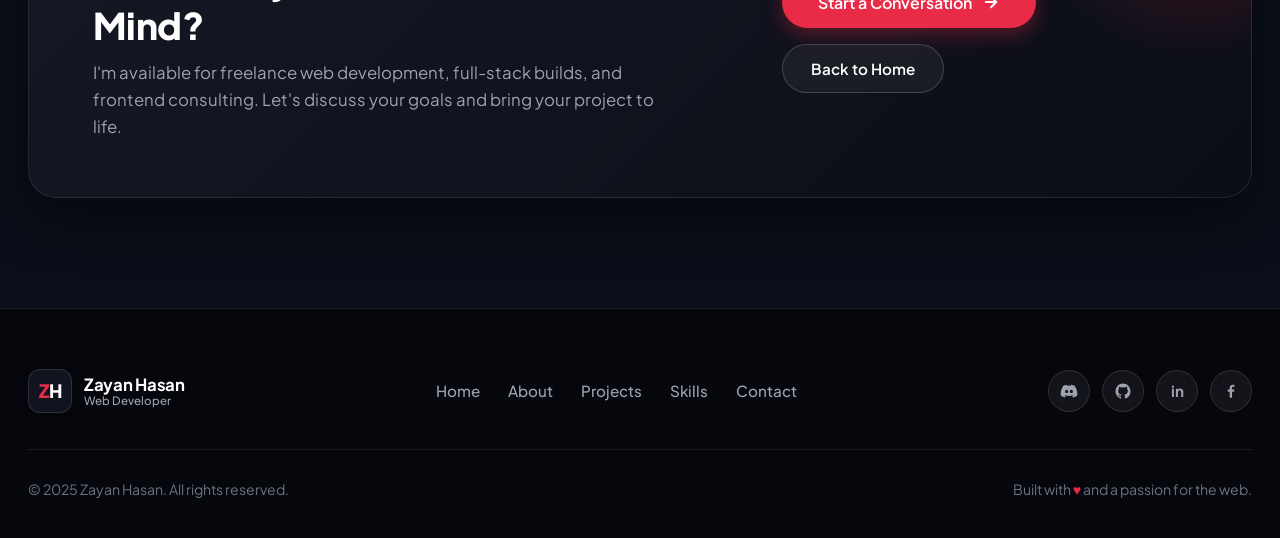
<file: projects.html>
<!DOCTYPE html>
<html lang="en">
<head>
  <meta charset="UTF-8">
  <meta name="viewport" content="width=device-width, initial-scale=1.0">
  <link rel="icon" type="image/png" href="/images/logos/favicon.png">
  <title>All Projects — Zayan Hasan | Web Developer</title>
  <link rel="preconnect" href="https://fonts.googleapis.com">
  <link rel="preconnect" href="https://fonts.gstatic.com" crossorigin>
  <link href="https://fonts.googleapis.com/css2?family=Caveat:wght@600;700&family=Plus+Jakarta+Sans:wght@300;400;500;600;700;800&display=swap" rel="stylesheet">
  <link rel="stylesheet" href="style.css">
  <link rel="stylesheet" href="projects.css">
</head>
<body class="projects-page">

  <!-- Direct Contact Floating Button -->
  <a
    id="mail-button"
    class="mail-button"
    href="https://mail.google.com/mail/?view=cm&to=zayanhasantaj619@gmail.com"
    aria-label="Email me"
    title="Email me"
    target="_blank"
    rel="noopener noreferrer">
    <svg
      width="24"
      height="24"
      viewBox="0 0 24 24"
      fill="none"
      stroke="currentColor"
      stroke-width="2"
      stroke-linecap="round"
      stroke-linejoin="round"
      aria-hidden="true">
      <rect x="3" y="5" width="18" height="14" rx="2"></rect>
      <path d="m3 7 9 6 9-6"></path>
    </svg>
  </a>

  <!-- Navigation Header -->
  <header class="navbar">
    <div class="nav-container">
      <a href="index.html#home" class="brand-logo">
        <div class="logo-badge">
          <span class="logo-z">Z</span><span class="logo-h">H</span>
        </div>
        <div class="brand-text">
          <span class="brand-name">Zayan Hasan</span>
          <span class="brand-sub">Web Developer</span>
        </div>
      </a>

      <nav class="nav-menu">
        <a href="index.html#home" class="nav-link">Home</a>
        <a href="index.html#about" class="nav-link">About</a>
        <a href="index.html#projects" class="nav-link active">Projects</a> <!-- projects.html -->
        <a href="index.html#skills" class="nav-link">Skills</a>
        <a href="index.html#contact" class="nav-link">Contact</a>
      </nav>

      <div class="nav-actions">
        <a
          href="/files/ZAYAN-HASAN-TAJ-CV.pdf"
          class="btn-download"
          download="My-CV.pdf"
          onclick="return confirm('Would you like to download my CV?')"
        >
          <span>Download CV</span>
          <svg
            class="icon-download"
            width="16"
            height="16"
            viewBox="0 0 24 24"
            fill="none"
            stroke="currentColor"
            stroke-width="2.5"
            stroke-linecap="round"
            stroke-linejoin="round"
            aria-hidden="true"
          >
            <path d="M21 15v4a2 2 0 0 1-2 2H5a2 2 0 0 1-2-2v-4"></path>
            <polyline points="7 10 12 15 17 10"></polyline>
            <line x1="12" y1="15" x2="12" y2="3"></line>
          </svg>
        </a>
      </div>
    </div>
  </header>

  <!-- Main Content Wrapper -->
  <main id="projects-main">

    <!-- ====================================================================
         SECTION 1: HERO / TOP SECTION (Title, Subtext & Category Filters)
         ==================================================================== -->
    <section class="projects-hero-section">
      <div class="container">
        <!-- Breadcrumb link back to home -->
        <div class="hero-breadcrumb">
          <a href="index.html" class="breadcrumb-link">
            <svg width="16" height="16" viewBox="0 0 24 24" fill="none" stroke="currentColor" stroke-width="2" stroke-linecap="round" stroke-linejoin="round">
              <line x1="19" y1="12" x2="5" y2="12"></line>
              <polyline points="12 19 5 12 12 5"></polyline>
            </svg>
            <span>Back to Home</span>
          </a>
          <span class="breadcrumb-separator">/</span>
          <span class="breadcrumb-current">All Projects</span>
        </div>

        <div class="projects-hero-content">
          <div class="section-tag">PORTFOLIO &amp; CASE STUDIES</div>
          <h1 class="projects-hero-title">
            <span>Crafted with Code,</span>
            <span class="title-highlight">Designed for Performance</span>
          </h1>
          <p class="projects-hero-desc">
            A comprehensive collection of my recent web development work, full-stack applications, interactive UI components, and modern design systems built using React, Next.js, Node.js, MongoDB, and Tailwind CSS.
          </p>

          <!-- Quick Metrics Banner -->
          <div class="projects-metrics-row">
            <div class="metric-pill">
              <span class="metric-num">15+</span>
              <span class="metric-lbl">Completed Projects</span>
            </div>
            <div class="metric-pill">
              <span class="metric-num">100%</span>
              <span class="metric-lbl">Responsive &amp; Mobile-Ready</span>
            </div>
            <div class="metric-pill">
              <span class="metric-num">MERN</span>
              <span class="metric-lbl">&amp; Next.js Ecosystem</span>
            </div>
          </div>

          <!-- Interactive Category Filter Tabs -->
          <div class="filter-controls-wrap">
            <div class="filter-tabs-container" role="tablist">
              <button class="filter-tab active" data-filter="all" role="tab" aria-selected="true">
                <span>All Projects</span>
                <span class="filter-count" id="count-all">8</span>
              </button>
              <button class="filter-tab" data-filter="fullstack" role="tab" aria-selected="false">
                <span>Full Stack &amp; MERN</span>
                <span class="filter-count" id="count-fullstack">3</span>
              </button>
              <button class="filter-tab" data-filter="frontend" role="tab" aria-selected="false">
                <span>React &amp; Next.js</span>
                <span class="filter-count" id="count-frontend">3</span>
              </button>
              <button class="filter-tab" data-filter="dashboard" role="tab" aria-selected="false">
                <span>Dashboards &amp; Web3</span>
                <span class="filter-count" id="count-dashboard">2</span>
              </button>
            </div>
          </div>
        </div>
      </div>
    </section>

    <!-- ====================================================================
         SECTION 2: ALL PROJECTS SHOWCASE GRID (Filterable Gallery)
         ==================================================================== -->
    <section class="section projects-gallery-section" id="projects-gallery">
      <div class="container">
        <div class="gallery-status-bar">
          <span class="showing-text" id="showing-text">Showing 8 of 8 projects</span>
          <span class="sort-tag">⚡ Sorted by Recent Works</span>
        </div>

        <div class="projects-showcase-grid" id="projects-grid">

          <!-- Project 1: PulseFit Pro -->
          <article class="showcase-card" data-category="fullstack">
            <div class="card-mockup-wrap">
              <div class="mockup-canvas mockup-fitness">
                <div class="mockup-device-phone">
                  <div class="phone-speaker"></div>
                  <div class="phone-screen">
                    <div class="screen-top">
                      <span class="pulse-dot"></span>
                      <span class="screen-name">PulseFit Pro</span>
                    </div>
                    <div class="ring-tracker">
                      <div class="ring-circle"></div>
                      <span class="ring-text">84%</span>
                    </div>
                    <div class="screen-tags">
                      <span>🔥 520 kcal</span>
                      <span>⚡ 8,420 steps</span>
                    </div>
                  </div>
                </div>
              </div>
              <span class="card-badge badge-fullstack">MERN Full-Stack</span>
            </div>
            <div class="card-content">
              <div class="card-meta">
                <span class="project-year">2025</span>
                <span class="meta-dot">•</span>
                <span class="project-cat-name">Health &amp; Fitness Tech</span>
              </div>
              <h2 class="card-title">PulseFit Pro — Fitness Tracker &amp; Analytics</h2>
              <p class="card-desc">
                A full-stack fitness intelligence application featuring automated calorie calculation, workout logging, real-time activity rings, and persistent user profile tracking.
              </p>
              <div class="tech-stack-pills">
                <span class="tech-chip">React</span>
                <span class="tech-chip">Node.js</span>
                <span class="tech-chip">Express</span>
                <span class="tech-chip">MongoDB</span>
                <span class="tech-chip">Tailwind</span>
              </div>
              <div class="card-actions">
                <a href="https://github.com/ZayanHasanTaj" target="_blank" rel="noopener noreferrer" class="btn-card btn-card-primary">
                  <span>Live Demo</span>
                  <svg width="15" height="15" viewBox="0 0 24 24" fill="none" stroke="currentColor" stroke-width="2.5" stroke-linecap="round" stroke-linejoin="round">
                    <line x1="7" y1="17" x2="17" y2="7"></line>
                    <polyline points="7 7 17 7 17 17"></polyline>
                  </svg>
                </a>
                <a href="https://github.com/ZayanHasanTaj" target="_blank" rel="noopener noreferrer" class="btn-card btn-card-ghost" title="Source Code">
                  <svg width="16" height="16" viewBox="0 0 24 24" fill="none" stroke="currentColor" stroke-width="2" stroke-linecap="round" stroke-linejoin="round">
                    <polyline points="16 18 22 12 16 6"></polyline>
                    <polyline points="8 6 2 12 8 18"></polyline>
                  </svg>
                  <span>Code</span>
                </a>
              </div>
            </div>
          </article>

          <!-- Project 2: WanderLust Global -->
          <article class="showcase-card" data-category="frontend">
            <div class="card-mockup-wrap">
              <div class="mockup-canvas mockup-travel">
                <div class="mockup-device-browser">
                  <div class="mockup-browser-nav">
                    <span class="b-circle"></span><span class="b-circle"></span><span class="b-circle"></span>
                  </div>
                  <div class="mockup-browser-view travel-view">
                    <div class="travel-top-banner">
                      <span class="travel-heading">Explore Patagonia</span>
                      <span class="travel-cta-mini">Book Trip</span>
                    </div>
                    <div class="travel-booking-bar">
                      <span class="b-pill">Dates</span>
                      <span class="b-pill">2 Guests</span>
                    </div>
                  </div>
                </div>
              </div>
              <span class="card-badge badge-frontend">Next.js 14</span>
            </div>
            <div class="card-content">
              <div class="card-meta">
                <span class="project-year">2025</span>
                <span class="meta-dot">•</span>
                <span class="project-cat-name">Travel &amp; Hospitality</span>
              </div>
              <h2 class="card-title">WanderLust — Travel Discovery &amp; Booking</h2>
              <p class="card-desc">
                High-performance tourism portal featuring date-range search, interactive destination catalogs, customer review filtering, and seamless Stripe checkout integration.
              </p>
              <div class="tech-stack-pills">
                <span class="tech-chip">Next.js 14</span>
                <span class="tech-chip">TypeScript</span>
                <span class="tech-chip">Tailwind CSS</span>
                <span class="tech-chip">Stripe</span>
              </div>
              <div class="card-actions">
                <a href="https://github.com/ZayanHasanTaj" target="_blank" rel="noopener noreferrer" class="btn-card btn-card-primary">
                  <span>Live Demo</span>
                  <svg width="15" height="15" viewBox="0 0 24 24" fill="none" stroke="currentColor" stroke-width="2.5" stroke-linecap="round" stroke-linejoin="round">
                    <line x1="7" y1="17" x2="17" y2="7"></line>
                    <polyline points="7 7 17 7 17 17"></polyline>
                  </svg>
                </a>
                <a href="https://github.com/ZayanHasanTaj" target="_blank" rel="noopener noreferrer" class="btn-card btn-card-ghost" title="Source Code">
                  <svg width="16" height="16" viewBox="0 0 24 24" fill="none" stroke="currentColor" stroke-width="2" stroke-linecap="round" stroke-linejoin="round">
                    <polyline points="16 18 22 12 16 6"></polyline>
                    <polyline points="8 6 2 12 8 18"></polyline>
                  </svg>
                  <span>Code</span>
                </a>
              </div>
            </div>
          </article>

          <!-- Project 3: ApexMetrics Dashboard -->
          <article class="showcase-card" data-category="dashboard">
            <div class="card-mockup-wrap">
              <div class="mockup-canvas mockup-dashboard">
                <div class="mockup-device-browser">
                  <div class="mockup-browser-nav">
                    <span class="b-circle"></span><span class="b-circle"></span><span class="b-circle"></span>
                  </div>
                  <div class="mockup-browser-view dash-view">
                    <div class="dash-grid-stats">
                      <div class="d-stat">📈 +28.4%</div>
                      <div class="d-stat">💰 $94.2k</div>
                    </div>
                    <div class="dash-bars-visual">
                      <div class="d-bar" style="height: 40%;"></div>
                      <div class="d-bar" style="height: 70%;"></div>
                      <div class="d-bar" style="height: 55%;"></div>
                      <div class="d-bar" style="height: 90%;"></div>
                      <div class="d-bar" style="height: 75%;"></div>
                    </div>
                  </div>
                </div>
              </div>
              <span class="card-badge badge-dashboard">SaaS Dashboard</span>
            </div>
            <div class="card-content">
              <div class="card-meta">
                <span class="project-year">2024</span>
                <span class="meta-dot">•</span>
                <span class="project-cat-name">Cloud Analytics &amp; FinTech</span>
              </div>
              <h2 class="card-title">ApexMetrics — Cloud Financial &amp; Telemetry Hub</h2>
              <p class="card-desc">
                An enterprise analytics dashboard with real-time MRR telemetry, conversion funnel telemetry, data export capabilities, and dark glassmorphic component structure.
              </p>
              <div class="tech-stack-pills">
                <span class="tech-chip">React 18</span>
                <span class="tech-chip">Chart.js</span>
                <span class="tech-chip">Tailwind CSS</span>
                <span class="tech-chip">Supabase</span>
              </div>
              <div class="card-actions">
                <a href="https://github.com/ZayanHasanTaj" target="_blank" rel="noopener noreferrer" class="btn-card btn-card-primary">
                  <span>Live Demo</span>
                  <svg width="15" height="15" viewBox="0 0 24 24" fill="none" stroke="currentColor" stroke-width="2.5" stroke-linecap="round" stroke-linejoin="round">
                    <line x1="7" y1="17" x2="17" y2="7"></line>
                    <polyline points="7 7 17 7 17 17"></polyline>
                  </svg>
                </a>
                <a href="https://github.com/ZayanHasanTaj" target="_blank" rel="noopener noreferrer" class="btn-card btn-card-ghost" title="Source Code">
                  <svg width="16" height="16" viewBox="0 0 24 24" fill="none" stroke="currentColor" stroke-width="2" stroke-linecap="round" stroke-linejoin="round">
                    <polyline points="16 18 22 12 16 6"></polyline>
                    <polyline points="8 6 2 12 8 18"></polyline>
                  </svg>
                  <span>Code</span>
                </a>
              </div>
            </div>
          </article>

          <!-- Project 4: NovaCommerce -->
          <article class="showcase-card" data-category="fullstack">
            <div class="card-mockup-wrap">
              <div class="mockup-canvas mockup-ecommerce">
                <div class="mockup-device-browser">
                  <div class="mockup-browser-nav">
                    <span class="b-circle"></span><span class="b-circle"></span><span class="b-circle"></span>
                  </div>
                  <div class="mockup-browser-view ecom-view">
                    <div class="ecom-product-card">
                      <div class="product-icon-box">👟</div>
                      <div class="product-info-mini">
                        <span class="p-title">Air Max 2025</span>
                        <span class="p-price">$180.00</span>
                      </div>
                    </div>
                  </div>
                </div>
              </div>
              <span class="card-badge badge-fullstack">E-Commerce</span>
            </div>
            <div class="card-content">
              <div class="card-meta">
                <span class="project-year">2024</span>
                <span class="meta-dot">•</span>
                <span class="project-cat-name">Headless E-Commerce</span>
              </div>
              <h2 class="card-title">NovaCommerce — Headless E-Commerce Experience</h2>
              <p class="card-desc">
                Ultra-fast storefront with instant search indexing, sliding cart drawer, inventory validation, customer order history, and Stripe payment gateway.
              </p>
              <div class="tech-stack-pills">
                <span class="tech-chip">Next.js</span>
                <span class="tech-chip">Redux Toolkit</span>
                <span class="tech-chip">Node.js</span>
                <span class="tech-chip">Stripe</span>
                <span class="tech-chip">Tailwind</span>
              </div>
              <div class="card-actions">
                <a href="https://github.com/ZayanHasanTaj" target="_blank" rel="noopener noreferrer" class="btn-card btn-card-primary">
                  <span>Live Demo</span>
                  <svg width="15" height="15" viewBox="0 0 24 24" fill="none" stroke="currentColor" stroke-width="2.5" stroke-linecap="round" stroke-linejoin="round">
                    <line x1="7" y1="17" x2="17" y2="7"></line>
                    <polyline points="7 7 17 7 17 17"></polyline>
                  </svg>
                </a>
                <a href="https://github.com/ZayanHasanTaj" target="_blank" rel="noopener noreferrer" class="btn-card btn-card-ghost" title="Source Code">
                  <svg width="16" height="16" viewBox="0 0 24 24" fill="none" stroke="currentColor" stroke-width="2" stroke-linecap="round" stroke-linejoin="round">
                    <polyline points="16 18 22 12 16 6"></polyline>
                    <polyline points="8 6 2 12 8 18"></polyline>
                  </svg>
                  <span>Code</span>
                </a>
              </div>
            </div>
          </article>

          <!-- Project 5: DevSphere Community -->
          <article class="showcase-card" data-category="frontend">
            <div class="card-mockup-wrap">
              <div class="mockup-canvas mockup-community">
                <div class="mockup-device-browser">
                  <div class="mockup-browser-nav">
                    <span class="b-circle"></span><span class="b-circle"></span><span class="b-circle"></span>
                  </div>
                  <div class="mockup-browser-view dev-view">
                    <div class="code-snippet-box">
                      <span class="code-line">const app = express();</span>
                      <span class="code-line highlight">app.use(cors());</span>
                      <span class="code-line">app.listen(5000);</span>
                    </div>
                  </div>
                </div>
              </div>
              <span class="card-badge badge-frontend">Developer Hub</span>
            </div>
            <div class="card-content">
              <div class="card-meta">
                <span class="project-year">2024</span>
                <span class="meta-dot">•</span>
                <span class="project-cat-name">Developer Networking</span>
              </div>
              <h2 class="card-title">DevSphere — Tech Publisher &amp; Developer Hub</h2>
              <p class="card-desc">
                Social publishing and code discussion platform featuring markdown authoring, syntax-highlighted code blocks, real-time upvotes, and developer profile directories.
              </p>
              <div class="tech-stack-pills">
                <span class="tech-chip">React</span>
                <span class="tech-chip">Firebase</span>
                <span class="tech-chip">Tailwind CSS</span>
                <span class="tech-chip">Prism.js</span>
              </div>
              <div class="card-actions">
                <a href="https://github.com/ZayanHasanTaj" target="_blank" rel="noopener noreferrer" class="btn-card btn-card-primary">
                  <span>Live Demo</span>
                  <svg width="15" height="15" viewBox="0 0 24 24" fill="none" stroke="currentColor" stroke-width="2.5" stroke-linecap="round" stroke-linejoin="round">
                    <line x1="7" y1="17" x2="17" y2="7"></line>
                    <polyline points="7 7 17 7 17 17"></polyline>
                  </svg>
                </a>
                <a href="https://github.com/ZayanHasanTaj" target="_blank" rel="noopener noreferrer" class="btn-card btn-card-ghost" title="Source Code">
                  <svg width="16" height="16" viewBox="0 0 24 24" fill="none" stroke="currentColor" stroke-width="2" stroke-linecap="round" stroke-linejoin="round">
                    <polyline points="16 18 22 12 16 6"></polyline>
                    <polyline points="8 6 2 12 8 18"></polyline>
                  </svg>
                  <span>Code</span>
                </a>
              </div>
            </div>
          </article>

          <!-- Project 6: CryptoPulse -->
          <article class="showcase-card" data-category="dashboard">
            <div class="card-mockup-wrap">
              <div class="mockup-canvas mockup-crypto">
                <div class="mockup-device-browser">
                  <div class="mockup-browser-nav">
                    <span class="b-circle"></span><span class="b-circle"></span><span class="b-circle"></span>
                  </div>
                  <div class="mockup-browser-view crypto-view">
                    <div class="crypto-ticker">
                      <span class="c-coin">BTC / USD</span>
                      <span class="c-price">$94,150.00</span>
                      <span class="c-badge">+4.8%</span>
                    </div>
                  </div>
                </div>
              </div>
              <span class="card-badge badge-dashboard">WebSockets API</span>
            </div>
            <div class="card-content">
              <div class="card-meta">
                <span class="project-year">2024</span>
                <span class="meta-dot">•</span>
                <span class="project-cat-name">FinTech &amp; Web3</span>
              </div>
              <h2 class="card-title">CryptoPulse — Real-Time Market Telemetry</h2>
              <p class="card-desc">
                Streaming market intelligence app consuming CoinGecko WebSockets, featuring interactive candlestick charts, price alert triggers, and multi-currency portfolio tracking.
              </p>
              <div class="tech-stack-pills">
                <span class="tech-chip">React</span>
                <span class="tech-chip">WebSockets</span>
                <span class="tech-chip">CoinGecko API</span>
                <span class="tech-chip">Chart.js</span>
              </div>
              <div class="card-actions">
                <a href="https://github.com/ZayanHasanTaj" target="_blank" rel="noopener noreferrer" class="btn-card btn-card-primary">
                  <span>Live Demo</span>
                  <svg width="15" height="15" viewBox="0 0 24 24" fill="none" stroke="currentColor" stroke-width="2.5" stroke-linecap="round" stroke-linejoin="round">
                    <line x1="7" y1="17" x2="17" y2="7"></line>
                    <polyline points="7 7 17 7 17 17"></polyline>
                  </svg>
                </a>
                <a href="https://github.com/ZayanHasanTaj" target="_blank" rel="noopener noreferrer" class="btn-card btn-card-ghost" title="Source Code">
                  <svg width="16" height="16" viewBox="0 0 24 24" fill="none" stroke="currentColor" stroke-width="2" stroke-linecap="round" stroke-linejoin="round">
                    <polyline points="16 18 22 12 16 6"></polyline>
                    <polyline points="8 6 2 12 8 18"></polyline>
                  </svg>
                  <span>Code</span>
                </a>
              </div>
            </div>
          </article>

          <!-- Project 7: TaskFlow Agile Board -->
          <article class="showcase-card" data-category="fullstack">
            <div class="card-mockup-wrap">
              <div class="mockup-canvas mockup-kanban">
                <div class="mockup-device-browser">
                  <div class="mockup-browser-nav">
                    <span class="b-circle"></span><span class="b-circle"></span><span class="b-circle"></span>
                  </div>
                  <div class="mockup-browser-view kanban-view">
                    <div class="kanban-cols">
                      <div class="k-col"><div class="k-card"></div><div class="k-card"></div></div>
                      <div class="k-col active-col"><div class="k-card done-card"></div></div>
                    </div>
                  </div>
                </div>
              </div>
              <span class="card-badge badge-fullstack">Productivity</span>
            </div>
            <div class="card-content">
              <div class="card-meta">
                <span class="project-year">2023</span>
                <span class="meta-dot">•</span>
                <span class="project-cat-name">Agile Project Management</span>
              </div>
              <h2 class="card-title">TaskFlow — Real-Time Kanban Workspace</h2>
              <p class="card-desc">
                Drag-and-drop workflow management tool featuring sprint planning milestones, team member assignments, real-time board sync, and priority tagging.
              </p>
              <div class="tech-stack-pills">
                <span class="tech-chip">React</span>
                <span class="tech-chip">DnD Kit</span>
                <span class="tech-chip">Node.js</span>
                <span class="tech-chip">PostgreSQL</span>
              </div>
              <div class="card-actions">
                <a href="https://github.com/ZayanHasanTaj" target="_blank" rel="noopener noreferrer" class="btn-card btn-card-primary">
                  <span>Live Demo</span>
                  <svg width="15" height="15" viewBox="0 0 24 24" fill="none" stroke="currentColor" stroke-width="2.5" stroke-linecap="round" stroke-linejoin="round">
                    <line x1="7" y1="17" x2="17" y2="7"></line>
                    <polyline points="7 7 17 7 17 17"></polyline>
                  </svg>
                </a>
                <a href="https://github.com/ZayanHasanTaj" target="_blank" rel="noopener noreferrer" class="btn-card btn-card-ghost" title="Source Code">
                  <svg width="16" height="16" viewBox="0 0 24 24" fill="none" stroke="currentColor" stroke-width="2" stroke-linecap="round" stroke-linejoin="round">
                    <polyline points="16 18 22 12 16 6"></polyline>
                    <polyline points="8 6 2 12 8 18"></polyline>
                  </svg>
                  <span>Code</span>
                </a>
              </div>
            </div>
          </article>

          <!-- Project 8: BrandSphere Design System -->
          <article class="showcase-card" data-category="frontend">
            <div class="card-mockup-wrap">
              <div class="mockup-canvas mockup-branding">
                <div class="branding-items-row">
                  <div class="b-badge-red">ZH</div>
                  <div class="b-paper-white">
                    <div class="p-line w-long"></div>
                    <div class="p-line w-short"></div>
                  </div>
                </div>
              </div>
              <span class="card-badge badge-frontend">UI Design System</span>
            </div>
            <div class="card-content">
              <div class="card-meta">
                <span class="project-year">2023</span>
                <span class="meta-dot">•</span>
                <span class="project-cat-name">Design Systems &amp; UI Kit</span>
              </div>
              <h2 class="card-title">BrandSphere — Tech Brand Identity &amp; UI Kit</h2>
              <p class="card-desc">
                A reusable frontend component design system with accessible typography tokens, harmonious color palettes, fluid grids, and Storybook documentation.
              </p>
              <div class="tech-stack-pills">
                <span class="tech-chip">Figma</span>
                <span class="tech-chip">HTML5</span>
                <span class="tech-chip">Tailwind CSS</span>
                <span class="tech-chip">Storybook</span>
              </div>
              <div class="card-actions">
                <a href="https://github.com/ZayanHasanTaj" target="_blank" rel="noopener noreferrer" class="btn-card btn-card-primary">
                  <span>Live Demo</span>
                  <svg width="15" height="15" viewBox="0 0 24 24" fill="none" stroke="currentColor" stroke-width="2.5" stroke-linecap="round" stroke-linejoin="round">
                    <line x1="7" y1="17" x2="17" y2="7"></line>
                    <polyline points="7 7 17 7 17 17"></polyline>
                  </svg>
                </a>
                <a href="https://github.com/ZayanHasanTaj" target="_blank" rel="noopener noreferrer" class="btn-card btn-card-ghost" title="Source Code">
                  <svg width="16" height="16" viewBox="0 0 24 24" fill="none" stroke="currentColor" stroke-width="2" stroke-linecap="round" stroke-linejoin="round">
                    <polyline points="16 18 22 12 16 6"></polyline>
                    <polyline points="8 6 2 12 8 18"></polyline>
                  </svg>
                  <span>Code</span>
                </a>
              </div>
            </div>
          </article>

        </div>
      </div>
    </section>

    <!-- ====================================================================
         SECTION 3: ENGINEERING WORKFLOW & PROCESS ("How I Build")
         ==================================================================== -->
    <section class="section process-section">
      <div class="container">
        <div class="process-header">
          <div class="section-tag">METHODOLOGY &amp; WORKFLOW</div>
          <h2 class="section-title">How I Turn Ideas into Production-Grade Software</h2>
          <p class="section-desc">
            A disciplined, four-phase engineering approach ensuring high performance, clean code architecture, and timely delivery for every web build.
          </p>
        </div>

        <div class="process-cards-grid">
          <div class="process-step-card">
            <div class="step-top">
              <span class="step-num">01</span>
              <div class="step-icon">
                <svg width="22" height="22" viewBox="0 0 24 24" fill="none" stroke="currentColor" stroke-width="2" stroke-linecap="round" stroke-linejoin="round">
                  <path d="M2 3h6a4 4 0 0 1 4 4v14a3 3 0 0 0-3-3H2z"></path>
                  <path d="M22 3h-6a4 4 0 0 0-4 4v14a3 3 0 0 1 3-3h7z"></path>
                </svg>
              </div>
            </div>
            <h3 class="step-title">Discovery &amp; System Architecture</h3>
            <p class="step-desc">
              Scoping project requirements, evaluating technology trade-offs, designing relational/NoSQL schemas, and mapping responsive user journeys.
            </p>
            <div class="step-tag-pill">Requirements &amp; Tech Stack</div>
          </div>

          <div class="process-step-card">
            <div class="step-top">
              <span class="step-num">02</span>
              <div class="step-icon">
                <svg width="22" height="22" viewBox="0 0 24 24" fill="none" stroke="currentColor" stroke-width="2" stroke-linecap="round" stroke-linejoin="round">
                  <polygon points="12 2 2 7 12 12 22 7 12 2"></polygon>
                  <polyline points="2 17 12 22 22 17"></polyline>
                  <polyline points="2 12 12 17 22 12"></polyline>
                </svg>
              </div>
            </div>
            <h3 class="step-title">UI/UX &amp; Component Systems</h3>
            <p class="step-desc">
              Building modular component hierarchies in Tailwind CSS, ensuring strict WCAG accessibility, and styling fluid micro-interactions.
            </p>
            <div class="step-tag-pill">Design Tokens &amp; UX</div>
          </div>

          <div class="process-step-card">
            <div class="step-top">
              <span class="step-num">03</span>
              <div class="step-icon">
                <svg width="22" height="22" viewBox="0 0 24 24" fill="none" stroke="currentColor" stroke-width="2" stroke-linecap="round" stroke-linejoin="round">
                  <polyline points="16 18 22 12 16 6"></polyline>
                  <polyline points="8 6 2 12 8 18"></polyline>
                </svg>
              </div>
            </div>
            <h3 class="step-title">Full-Stack Development</h3>
            <p class="step-desc">
              Writing maintainable, type-safe React/Next.js frontend applications connected to secure RESTful API backends and robust databases.
            </p>
            <div class="step-tag-pill">Clean Code &amp; API Integration</div>
          </div>

          <div class="process-step-card">
            <div class="step-top">
              <span class="step-num">04</span>
              <div class="step-icon">
                <svg width="22" height="22" viewBox="0 0 24 24" fill="none" stroke="currentColor" stroke-width="2" stroke-linecap="round" stroke-linejoin="round">
                  <path d="M22 11.08V12a10 10 0 1 1-5.93-9.14"></path>
                  <polyline points="22 4 12 14.01 9 11.01"></polyline>
                </svg>
              </div>
            </div>
            <h3 class="step-title">Testing, SEO &amp; CI/CD Deployment</h3>
            <p class="step-desc">
              Auditing 90+ Lighthouse performance scores, cross-browser compatibility verification, SEO optimization, and deployment on Vercel or cloud hosts.
            </p>
            <div class="step-tag-pill">Lighthouse 99+ &amp; Cloud Launch</div>
          </div>
        </div>
      </div>
    </section>

    <!-- ====================================================================
         SECTION 4: CLIENT REVIEWS & COLLABORATION CALL-TO-ACTION
         ==================================================================== -->
    <section class="section testimonials-section">
      <div class="container">
        <div class="testimonials-header">
          <div class="section-tag">TESTIMONIALS &amp; REVIEWS</div>
          <h2 class="section-title">What Collaborators &amp; Founders Say</h2>
          <p class="section-desc">
            Direct feedback from teams and founders I've collaborated with to build impactful digital solutions.
          </p>
        </div>

        <div class="testimonials-grid">
          <!-- Review 1 -->
          <div class="testimonial-card">
            <div class="review-stars">★★★★★</div>
            <p class="review-text">
              "Zayan engineered our cloud SaaS dashboard from scratch with phenomenal attention to detail. The UI is silky smooth, fast, and our clients constantly praise the clarity of the interface."
            </p>
            <div class="reviewer-meta">
              <div class="reviewer-avatar">AM</div>
              <div class="reviewer-info">
                <h4 class="reviewer-name">Alex Morgan</h4>
                <span class="reviewer-role">Founder @ CloudMetrics</span>
              </div>
            </div>
          </div>

          <!-- Review 2 -->
          <div class="testimonial-card">
            <div class="review-stars">★★★★★</div>
            <p class="review-text">
              "His command over modern React, Next.js, and Tailwind CSS made our e-commerce relaunch a huge success. Prompt communication, spotless code quality, and zero launch bugs."
            </p>
            <div class="reviewer-meta">
              <div class="reviewer-avatar">SC</div>
              <div class="reviewer-info">
                <h4 class="reviewer-name">Sarah Chen</h4>
                <span class="reviewer-role">Head of Product @ NovaStyle</span>
              </div>
            </div>
          </div>

          <!-- Review 3 -->
          <div class="testimonial-card">
            <div class="review-stars">★★★★★</div>
            <p class="review-text">
              "An exceptional developer who pairs serious engineering skills with an aesthetic eye for UI design. Delivered our project ahead of deadline with top-tier Lighthouse scores."
            </p>
            <div class="reviewer-meta">
              <div class="reviewer-avatar">DM</div>
              <div class="reviewer-info">
                <h4 class="reviewer-name">David Miller</h4>
                <span class="reviewer-role">Technical Lead @ Horizon Labs</span>
              </div>
            </div>
          </div>
        </div>

        <!-- Integrated Call-to-Action Banner -->
        <div class="projects-cta-wrap">
          <div class="cta-banner">
            <div class="cta-content">
              <div class="cta-tag">LET'S BUILD SOMETHING GREAT</div>
              <h2 class="cta-title">Have a Project or Collaboration in Mind?</h2>
              <p class="cta-desc">
                I'm available for freelance web development, full-stack builds, and frontend consulting. Let's discuss your goals and bring your project to life.
              </p>
            </div>
            <div class="cta-action-group">
              <a
                href="https://mail.google.com/mail/?view=cm&to=zayanhasantaj619@gmail.com"
                class="btn btn-primary cta-btn"
                target="_blank"
                rel="noopener noreferrer">
                <span>Start a Conversation</span>
                <svg width="18" height="18" viewBox="0 0 24 24" fill="none" stroke="currentColor" stroke-width="2.5" stroke-linecap="round" stroke-linejoin="round">
                  <line x1="5" y1="12" x2="19" y2="12"></line>
                  <polyline points="12 5 19 12 12 19"></polyline>
                </svg>
              </a>
              <a href="index.html" class="btn btn-outline cta-btn-secondary">
                <span>Back to Home</span>
              </a>
            </div>
          </div>
        </div>
      </div>
    </section>

  </main>

  <!-- Footer -->
  <footer class="footer">
    <div class="container footer-content">
      <div class="footer-top">
        <a href="index.html#home" class="brand-logo">
          <div class="logo-badge">
            <span class="logo-z">Z</span><span class="logo-h">H</span>
          </div>
          <div class="brand-text">
            <span class="brand-name">Zayan Hasan</span>
            <span class="brand-sub">Web Developer</span>
          </div>
        </a>

        <nav class="footer-nav">
          <a href="index.html#home" class="footer-link">Home</a>
          <a href="index.html#about" class="footer-link">About</a>
          <a href="projects.html" class="footer-link active">Projects</a>
          <a href="index.html#skills" class="footer-link">Skills</a>
          <a href="index.html#contact" class="footer-link">Contact</a>
        </nav>

        <div class="footer-socials">
          <a href="https://discord.com/users/659322994321129483" target="_blank" class="social-icon" title="Discord" aria-label="Discord">
            <svg width="18" height="18" viewBox="0 0 24 24" fill="currentColor" aria-hidden="true">
              <path d="M19.73 5.15A18.2 18.2 0 0 0 15.2 3.75a.07.07 0 0 0-.08.04c-.2.36-.42.83-.58 1.2a16.8 16.8 0 0 0-5.08 0c-.16-.38-.39-.84-.59-1.2a.08.08 0 0 0-.08-.04 18.2 18.2 0 0 0-4.53 1.4.07.07 0 0 0-.03.03C1.35 9.45.56 13.64.96 17.78c0 .02.02.05.04.06a18.3 18.3 0 0 0 5.55 2.8.08.08 0 0 0 .09-.03c.43-.59.81-1.2 1.14-1.86a.08.08 0 0 0-.04-.11 12 12 0 0 1-1.74-.83.08.08 0 0 1-.01-.13l.35-.27a.08.08 0 0 1 .08-.01c3.64 1.66 7.58 1.66 11.18 0a.08.08 0 0 1 .08.01l.35.27a.08.08 0 0 1-.01.13c-.55.32-1.13.6-1.74.83a.08.08 0 0 0-.04.11c.34.65.72 1.27 1.14 1.86a.08.08 0 0 0 .09.03 18.2 18.2 0 0 0 5.56-2.8.08.08 0 0 0 .04-.06c.47-4.78-.8-8.94-3.36-12.6a.06.06 0 0 0-.03-.03ZM8.85 14.8c-1.1 0-2-.99-2-2.2 0-1.22.88-2.2 2-2.2 1.13 0 2.02.99 2 2.2 0 1.21-.88 2.2-2 2.2Zm6.3 0c-1.1 0-2-.99-2-2.2 0-1.22.87-2.2 2-2.2 1.12 0 2.01.99 2 2.2 0 1.21-.88 2.2-2 2.2Z"/>
            </svg>
          </a>
          <a href="https://github.com/ZayanHasanTaj" target="_blank" class="social-icon" title="Github" aria-label="Github">
            <svg width="18" height="18" viewBox="0 0 24 24" fill="currentColor" aria-hidden="true">
              <path fill-rule="evenodd" clip-rule="evenodd" d="M12 2C6.48 2 2 6.58 2 12.23c0 4.52 2.87 8.35 6.84 9.7.5.1.68-.22.68-.49v-1.9c-2.78.62-3.37-1.21-3.37-1.21-.45-1.18-1.11-1.5-1.11-1.5-.91-.64.07-.63.07-.63 1 .07 1.53 1.05 1.53 1.05.9 1.58 2.35 1.12 2.92.86.09-.67.35-1.12.64-1.38-2.22-.26-4.56-1.14-4.56-5.07 0-1.12.39-2.03 1.03-2.75-.1-.26-.45-1.3.1-2.71 0 0 .84-.28 2.75 1.05a9.3 9.3 0 0 1 5 0c1.9-1.33 2.74-1.05 2.74-1.05.55 1.41.2 2.45.1 2.71.64.72 1.03 1.63 1.03 2.75 0 3.94-2.35 4.8-4.58 5.06.36.32.68.94.68 1.9v2.82c0 .27.18.6.69.49A10.2 10.2 0 0 0 22 12.23C22 6.58 17.52 2 12 2Z"/>
            </svg>
          </a>
          <a href="https://bd.linkedin.com/in/zayan-hasan-taj-53074728a" target="_blank" class="social-icon" title="LinkedIn" aria-label="LinkedIn">
            <span class="in-text">in</span>
          </a>
          <a href="https://www.facebook.com/share/1DrUwYazMZ/" target="_blank" class="social-icon" title="Facebook" aria-label="Facebook">
            <svg width="18" height="18" viewBox="0 0 24 24" fill="currentColor" aria-hidden="true">
              <path d="M13.4 21v-8h2.7l.4-3.1h-3.1v-2c0-.9.3-1.5 1.6-1.5h1.7V3.6c-.3 0-1.3-.1-2.4-.1-2.4 0-4 1.5-4 4.1v2.3H7.6V13h2.7v8h3.1Z"/>
            </svg>
          </a>
        </div>
      </div>

      <div class="footer-divider"></div>

      <div class="footer-bottom">
        <p class="copyright">&copy; 2025 Zayan Hasan. All rights reserved.</p>
        <p class="credit">Built with <span class="heart">&hearts;</span> and a passion for the web.</p>
      </div>
    </div>
  </footer>

  <script src="projects.js"></script>
</body>
</html>
</file>
<file: style.css>
/* ==========================================================================
   Base & Reset
   ========================================================================== */
*, *::before, *::after {
  margin: 0;
  padding: 0;
  box-sizing: border-box;
}

:root {
  --primary-red: #ea2b48;
  --primary-red-hover: #d71b38;
  --primary-red-glow: rgba(234, 43, 72, 0.35);
  --text-primary: #ffffff;
  --text-secondary: #9ca3af;
  --text-muted: #6b7280;
  --glass-bg: rgba(16, 18, 27, 0.72);
  --glass-bg-hover: rgba(24, 27, 40, 0.85);
  --glass-border: rgba(255, 255, 255, 0.09);
  --glass-border-focus: rgba(234, 43, 72, 0.45);
  --card-radius: 20px;
  --font-main: 'Plus Jakarta Sans', -apple-system, BlinkMacSystemFont, "Segoe UI", Roboto, sans-serif;
  --font-script: 'Caveat', cursive, sans-serif;
}

html {
  scroll-behavior: smooth;
  font-size: 16px;
}

body {
  width: 100%;
  min-height: 100%;
  background-color: #030305;
  color: var(--text-primary);
  font-family: var(--font-main);
  overflow-x: hidden;
  -webkit-font-smoothing: antialiased;
}

/* Custom Scrollbar */
::-webkit-scrollbar {
  width: 8px;
}
::-webkit-scrollbar-track {
  background: #030305;
}
::-webkit-scrollbar-thumb {
  background: #252836;
  border-radius: 4px;
}
::-webkit-scrollbar-thumb:hover {
  background: var(--primary-red);
}

/* ==========================================================================
   Full-Screen 3D Background Canvas
   ========================================================================== */
#hero-canvas {
  position: fixed;
  top: 0;
  left: 0;
  width: 100vw;
  height: 100vh;
  display: block;
  z-index: 1;
  pointer-events: none;
}

/* Foreground Content Wrapper */
#content {
  position: relative;
  z-index: 10;
  width: 100%;
  pointer-events: auto;
}

.container {
  width: 100%;
  max-width: 1240px;
  margin: 0 auto;
  padding: 0 28px;
}

/* ==========================================================================
   Navigation Bar
   ========================================================================== */
.navbar {
  position: sticky;
  top: 0;
  left: 0;
  width: 100%;
  z-index: 100;
  background: rgba(6, 7, 12, 0.75);
  /* backdrop-filter: blur(20px); */
  backdrop-filter: blur(5px);
  -webkit-backdrop-filter: blur(20px);
  border-bottom: 1px solid var(--glass-border);
  transition: all 0.3s ease;
}

.nav-container {
  max-width: 1240px;
  margin: 0 auto;
  padding: 16px 28px;
  display: flex;
  align-items: center;
  justify-content: space-between;
}

.brand-logo {
  display: flex;
  align-items: center;
  gap: 12px;
  text-decoration: none;
  color: var(--text-primary);
}

.logo-badge {
  width: 44px;
  height: 44px;
  border-radius: 12px;
  background: #11141f;
  border: 1px solid rgba(255, 255, 255, 0.12);
  display: flex;
  align-items: center;
  justify-content: center;
  font-weight: 800;
  font-size: 1.15rem;
  letter-spacing: -0.5px;
  box-shadow: 0 4px 12px rgba(0, 0, 0, 0.4);
}

.logo-z {
  color: var(--primary-red);
}

.logo-h {
  color: #ffffff;
}

.brand-text {
  display: flex;
  flex-direction: column;
}

.brand-name {
  font-size: 1.05rem;
  font-weight: 700;
  letter-spacing: -0.3px;
  color: #ffffff;
}

.brand-sub {
  font-size: 0.72rem;
  color: var(--text-secondary);
  font-weight: 500;
  margin-top: -2px;
}

.nav-menu {
  display: flex;
  align-items: center;
  gap: 32px;
}

.nav-link {
  text-decoration: none;
  color: var(--text-secondary);
  font-size: 0.95rem;
  font-weight: 500;
  position: relative;
  transition: color 0.2s ease;
  padding: 6px 0;
}

.nav-link:hover,
.nav-link.active {
  color: #ffffff;
}

.nav-link.active::after {
  content: '';
  position: absolute;
  bottom: 0;
  left: 50%;
  transform: translateX(-50%);
  width: 18px;
  height: 2.5px;
  background: var(--primary-red);
  border-radius: 2px;
}

.btn-download {
  display: inline-flex;
  align-items: center;
  gap: 8px;
  background: var(--primary-red);
  color: #ffffff;
  padding: 10px 22px;
  border-radius: 9999px;
  text-decoration: none;
  font-size: 0.9rem;
  font-weight: 600;
  transition: all 0.25s ease;
  box-shadow: 0 4px 18px var(--primary-red-glow);
}

.btn-download:hover {
  background: var(--primary-red-hover);
  transform: translateY(-2px);
  box-shadow: 0 6px 22px rgba(234, 43, 72, 0.5);
}

/* ==========================================================================
   Section Global
   ========================================================================== */
.section {
  padding: 110px 0;
  min-height: 88vh;
  display: flex;
  align-items: center;
  position: relative;
}

.section-tag {
  color: var(--primary-red);
  font-size: 0.82rem;
  font-weight: 700;
  letter-spacing: 2px;
  text-transform: uppercase;
  margin-bottom: 12px;
}

.section-title {
  font-size: 2.5rem;
  font-weight: 800;
  line-height: 1.2;
  letter-spacing: -0.8px;
  color: #ffffff;
  margin-bottom: 16px;
}

.section-desc {
  font-size: 1.05rem;
  color: var(--text-secondary);
  line-height: 1.65;
  margin-bottom: 28px;
  max-width: 520px;
}

/* Buttons */
.btn {
  display: inline-flex;
  align-items: center;
  justify-content: center;
  gap: 10px;
  padding: 13px 28px;
  border-radius: 9999px;
  font-size: 0.95rem;
  font-weight: 600;
  text-decoration: none;
  transition: all 0.25s ease;
  cursor: pointer;
}

.btn-primary {
  background: var(--primary-red);
  color: #ffffff;
  border: none;
  box-shadow: 0 6px 20px var(--primary-red-glow);
}

.btn-primary:hover {
  background: var(--primary-red-hover);
  transform: translateY(-2px);
  box-shadow: 0 8px 26px rgba(234, 43, 72, 0.5);
}

.btn-outline {
  background: rgba(255, 255, 255, 0.05);
  color: #ffffff;
  border: 1px solid rgba(255, 255, 255, 0.18);
  backdrop-filter: blur(8px);
}

.btn-outline:hover {
  background: rgba(255, 255, 255, 0.12);
  border-color: rgba(255, 255, 255, 0.35);
  transform: translateY(-2px);
}

.btn-outline-pill {
  display: inline-flex;
  align-items: center;
  gap: 8px;
  padding: 11px 24px;
  border-radius: 9999px;
  border: 1.5px solid var(--primary-red);
  color: var(--primary-red);
  background: transparent;
  text-decoration: none;
  font-weight: 600;
  font-size: 0.92rem;
  transition: all 0.25s ease;
}

.btn-outline-pill:hover {
  background: var(--primary-red);
  color: #ffffff;
  box-shadow: 0 4px 18px var(--primary-red-glow);
  transform: translateY(-2px);
}

/* ==========================================================================
   Direct Contact
   ========================================================================== */
.mail-button {
  position: fixed;
  right: 24px;
  bottom: 24px;
  z-index: 1000;
  width: 44px;
  height: 44px;
  border-radius: 12px;
  background: var(--primary-red);
  border: 1px solid rgba(255, 255, 255, 0.12);
  display: flex;
  align-items: center;
  justify-content: center;
  color: white;
  opacity: 0;
  visibility: hidden;
  transform: translateY(12px);
  /* transition: opacity 0.25s, transform 0.25s, visibility 0.25s; */
  transition: all 0.25s ease-in-out;
  box-shadow: 0 4px 18px var(--primary-red-glow);
}

.mail-button:hover {
  background: var(--primary-red-hover);
  transform: translateY(-2px);
  box-shadow: 0 6px 22px rgba(234, 43, 72, 0.5);
}

.mail-button.is-visible {
  opacity: 1;
  visibility: visible;
  transform: translateY(0);
}

/* ==========================================================================
   Hero Section
   ========================================================================== */
.hero-section {
  min-height: calc(100vh - 80px);
  padding: 60px 0 90px;
}

.hero-grid {
  display: grid;
  grid-template-columns: 1.25fr 0.75fr;
  align-items: center;
  gap: 40px;
}

.hero-content {
  max-width: 620px;
}

.hero-tagline {
  color: var(--text-secondary);
  font-size: 0.85rem;
  font-weight: 700;
  letter-spacing: 2px;
  text-transform: uppercase;
  margin-bottom: 12px;
}

.hero-title {
  display: flex;
  flex-direction: column;
  margin-bottom: 22px;
  line-height: 1.08;
}

.title-name {
  font-size: 3.8rem;
  font-weight: 800;
  letter-spacing: -1.5px;
  color: var(--primary-red);
  text-shadow: 0 4px 24px rgba(234, 43, 72, 0.3);
}

.title-role {
  font-size: 3.5rem;
  font-weight: 800;
  letter-spacing: -1.2px;
  color: #ffffff;
}

.hero-desc {
  font-size: 1.12rem;
  line-height: 1.7;
  color: #d1d5db;
  margin-bottom: 34px;
  max-width: 530px;
  text-shadow: 0 2px 8px rgba(0, 0, 0, 0.8);
}

.hero-cta-group {
  display: flex;
  align-items: center;
  gap: 18px;
  margin-bottom: 40px;
}

.hero-socials {
  display: flex;
  align-items: center;
  gap: 14px;
}

.social-icon {
  width: 42px;
  height: 42px;
  border-radius: 50%;
  background: rgba(255, 255, 255, 0.06);
  border: 1px solid rgba(255, 255, 255, 0.12);
  backdrop-filter: blur(8px);
  display: flex;
  align-items: center;
  justify-content: center;
  color: var(--text-secondary);
  text-decoration: none;
  font-size: 0.95rem;
  font-weight: 700;
  transition: all 0.25s ease;
}

.social-icon:hover {
  background: var(--primary-red);
  border-color: var(--primary-red);
  color: #ffffff;
  transform: translateY(-3px);
  box-shadow: 0 4px 16px var(--primary-red-glow);
}

.hero-visual-accent {
  display: flex;
  flex-direction: column;
  align-items: flex-end;
  justify-content: space-between;
  height: 100%;
  min-height: 400px;
}

.script-badge {
  padding: 16px 24px;
  background: rgba(14, 16, 24, 0.55);
  backdrop-filter: blur(14px);
  border: 1px solid rgba(255, 255, 255, 0.1);
  border-radius: 18px;
  transform: rotate(-3deg);
  box-shadow: 0 10px 30px rgba(0, 0, 0, 0.4);
}

.script-text {
  font-family: var(--font-script);
  font-size: 2.1rem;
  font-weight: 600;
  line-height: 1.15;
  color: #ffffff;
  display: inline-block;
  text-shadow: 0 2px 10px rgba(0, 0, 0, 0.7);
}

.scroll-down-indicator {
  display: flex;
  flex-direction: column;
  align-items: center;
  gap: 8px;
  color: var(--text-secondary);
  font-size: 0.78rem;
  font-weight: 600;
  letter-spacing: 1px;
  text-transform: uppercase;
}

.scroll-arrow {
  animation: bounceDown 2s infinite ease-in-out;
  color: var(--primary-red);
}

@keyframes bounceDown {
  0%, 20%, 50%, 80%, 100% {
    transform: translateY(0);
  }
  40% {
    transform: translateY(8px);
  }
  60% {
    transform: translateY(4px);
  }
}

/* ==========================================================================
   Skills Section
   ========================================================================== */
.logos{
  width: 48px;
  height: 48px;
}

.skills-wrapper {
  /* display: grid;
  grid-template-columns: 0.95fr 1.05fr; */
  display: flex;
  justify-content: left;
  align-items: left;
  flex-direction: column;
  gap: 50px;
}

.skills-cards-grid {
  display: grid;
  grid-template-columns: repeat(6, 1fr);
  gap: 20px;
}

.skill-card {
  background: var(--glass-bg);
  /* backdrop-filter: blur(16px); */
  backdrop-filter: blur(5px);
  -webkit-backdrop-filter: blur(16px);
  border: 1px solid var(--glass-border);
  border-radius: var(--card-radius);
  /* padding: 24px; */
  padding: 10px;
  transition: all 0.3s cubic-bezier(0.16, 1, 0.3, 1);
  box-shadow: 0 10px 30px rgba(0, 0, 0, 0.3);
  position: relative;
  justify-content: center;
  align-items: center;
  display: flex;
  flex-direction: column;
  text-align: center;
}

.skill-card:hover {
  background: var(--glass-bg-hover);
  border-color: var(--glass-border-focus);
  transform: translateY(-4px);
  box-shadow: 0 14px 34px rgba(0, 0, 0, 0.5), 0 0 24px rgba(234, 43, 72, 0.15);
}

.skill-icon-box {
  width: 52px;
  height: 52px;
  border-radius: 14px;
  display: flex;
  align-items: center;
  justify-content: center;
  margin-bottom: 16px;
  font-weight: 800;
  font-size: 1.25rem;
}

.figma-box {
  background: rgba(255, 255, 255, 0.06);
  border: 1px solid rgba(255, 255, 255, 0.1);
}

.css-box {
  background: rgba(31, 107, 220, 0.26);
  border: 1px solid rgba(0, 153, 255, 0.559);
}

.js-box {
  background: rgba(211, 220, 31, 0.26);
  border: 1px solid rgba(221, 140, 0, 0.536);
}

.tailwind-box {
  background: rgba(31, 195, 220, 0.26);
  border: 1px solid rgba(0, 217, 255, 0.726);
}

.react-box {
  background: rgba(31, 136, 211, 0.26);
  border: 1px solid rgba(0, 251, 255, 0.412);
}

.node-box {
  background: rgba(34, 157, 23, 0.26);
  border: 1px solid rgba(98, 255, 0, 0.307);
}

.mongodb-box {
  background: rgba(31, 220, 129, 0.162);
  border: 1px solid rgba(0, 165, 27, 0.566);
}

.git-box {
  background: rgba(220, 113, 31, 0.26);
  border: 1px solid rgba(255, 102, 0, 0.636);
}

.github-box {
  background: rgba(169, 253, 239, 0.26);
  border: 1px solid rgba(255, 255, 255, 0.651);
}





.express-box {
  background: #ffdcdc52;
  border: 1px solid #31a8ff44;
}

.ps-box {
  background: #001e36;
  border: 1px solid #31a8ff44;
  color: #31a8ff;
}

.ai-box {
  background: #330000;
  border: 1px solid #ff9a0044;
  color: #ff9a00;
}

.code-box {
  background: #2a1118;
  border: 1px solid #ff476744;
  color: var(--primary-red);
}

.skill-name {
  font-size: 1.05rem;
  font-weight: 700;
  color: #ffffff;
  margin-bottom: 3px;
}

.skill-sub {
  font-size: 0.8rem;
  color: var(--text-secondary);
  display: block;
  margin-bottom: 16px;
}

.skill-progress-bar {
  width: 100%;
  height: 5px;
  background: rgba(255, 255, 255, 0.1);
  border-radius: 9999px;
  overflow: hidden;
  margin-bottom: 8px;
}

.progress-fill {
  height: 100%;
  background: var(--primary-red);
  border-radius: 9999px;
  box-shadow: 0 0 8px var(--primary-red-glow);
}

.skill-percent {
  font-size: 0.82rem;
  font-weight: 700;
  color: var(--text-secondary);
  text-align: right;
}

/* ==========================================================================
   About Me Section
   ========================================================================== */
.about-grid {
  display: grid;
  grid-template-columns: 0.85fr 1.15fr;
  align-items: center;
  gap: 60px;
}

.about-card-left {
  display: flex;
  flex-direction: column;
  gap: 24px;
  align-items: center;
  justify-content: center;
}

.about-badge-card {
  background: var(--glass-bg);
  backdrop-filter: blur(16px);
  border: 1px solid var(--glass-border);
  border-radius: 24px;
  padding: 38px 44px;
  text-align: center;
  box-shadow: 0 16px 40px rgba(0, 0, 0, 0.4);
  transition: all 0.3s ease;
  width: 100%;
  max-width: 320px;
}

.about-badge-card:hover {
  border-color: var(--glass-border-focus);
  transform: translateY(-4px);
}

.badge-icon-wrap {
  width: 58px;
  height: 58px;
  border-radius: 18px;
  background: rgba(234, 43, 72, 0.12);
  color: var(--primary-red);
  display: flex;
  align-items: center;
  justify-content: center;
  margin: 0 auto 16px;
  border: 1px solid rgba(234, 43, 72, 0.25);
}

.badge-number {
  font-size: 3.2rem;
  font-weight: 800;
  color: #ffffff;
  line-height: 1;
  margin-bottom: 6px;
}

.badge-label {
  font-size: 0.92rem;
  color: var(--text-secondary);
  font-weight: 600;
}

.creative-thinker-callout {
  display: flex;
  align-items: center;
  gap: 12px;
  color: var(--text-secondary);
}

.creative-thinker-text {
  font-family: var(--font-script);
  font-size: 1.8rem;
  color: var(--text-primary);
  line-height: 1.1;
  transform: rotate(-4deg);
}

.hand-arrow {
  color: var(--primary-red);
}

.about-title {
  font-size: 2.5rem;
  font-weight: 800;
  line-height: 1.2;
  margin-bottom: 18px;
  display: flex;
  flex-direction: column;
}

.about-title-role {
  color: var(--primary-red);
}

.about-text {
  font-size: 1.05rem;
  line-height: 1.7;
  color: #d1d5db;
  margin-bottom: 34px;
}

.stats-counter-grid {
  display: grid;
  grid-template-columns: repeat(3, 1fr);
  gap: 20px;
  margin-bottom: 36px;
  padding: 24px;
  background: var(--glass-bg);
  backdrop-filter: blur(14px);
  border: 1px solid var(--glass-border);
  border-radius: var(--card-radius);
}

.stat-item {
  text-align: center;
}

.stat-number {
  font-size: 2.2rem;
  font-weight: 800;
  color: #ffffff;
  line-height: 1.1;
  margin-bottom: 4px;
}

.stat-label {
  font-size: 0.8rem;
  color: var(--text-secondary);
  font-weight: 500;
}

/* ==========================================================================
   Portfolio Section
   ========================================================================== */
.portfolio-header {
  display: flex;
  align-items: flex-end;
  justify-content: space-between;
  margin-bottom: 44px;
}

.link-view-all {
  display: inline-flex;
  align-items: center;
  gap: 8px;
  color: var(--primary-red);
  text-decoration: none;
  font-weight: 600;
  font-size: 0.95rem;
  transition: all 0.2s ease;
  padding: 8px 0;
}

.link-view-all:hover {
  color: #ffffff;
  transform: translateX(4px);
}

.projects-grid {
  display: grid;
  grid-template-columns: repeat(4, 1fr);
  gap: 22px;
}

.project-card {
  background: var(--glass-bg);
  backdrop-filter: blur(16px);
  -webkit-backdrop-filter: blur(16px);
  border: 1px solid var(--glass-border);
  border-radius: var(--card-radius);
  overflow: hidden;
  transition: all 0.35s cubic-bezier(0.16, 1, 0.3, 1);
  box-shadow: 0 10px 30px rgba(0, 0, 0, 0.35);
  display: flex;
  flex-direction: column;
}

.project-card:hover {
  transform: translateY(-6px);
  border-color: var(--glass-border-focus);
  box-shadow: 0 18px 40px rgba(0, 0, 0, 0.5), 0 0 26px rgba(234, 43, 72, 0.15);
}

.projects-link {
  text-decoration: none;
}

.project-mockup {
  height: 200px;
  background: #090a10;
  padding: 18px;
  display: flex;
  align-items: center;
  justify-content: center;
  position: relative;
  overflow: hidden;
  border-bottom: 1px solid rgba(255, 255, 255, 0.06);
}

.mockup-screen-container {
  width: 100%;
  height: 100%;
  display: flex;
  align-items: center;
  justify-content: center;
}

/* Mini Phone Mockup */
.mini-phone {
  width: 120px;
  height: 165px;
  background: #141724;
  border: 2px solid rgba(255, 255, 255, 0.15);
  border-radius: 18px;
  padding: 8px;
  display: flex;
  flex-direction: column;
  position: relative;
  box-shadow: 0 8px 24px rgba(0, 0, 0, 0.6);
}

.phone-notch {
  width: 36px;
  height: 4px;
  background: #000000;
  border-radius: 4px;
  margin: 0 auto 6px;
}

.fitness-app {
  display: flex;
  flex-direction: column;
  gap: 6px;
  font-size: 0.65rem;
}

.app-header-bar {
  display: flex;
  align-items: center;
  gap: 4px;
  color: #ffffff;
  font-weight: 700;
}

.app-dot {
  width: 6px;
  height: 6px;
  border-radius: 50%;
  background: var(--primary-red);
}

.app-circle-graph {
  position: relative;
  width: 50px;
  height: 50px;
  border-radius: 50%;
  border: 4px solid rgba(255, 255, 255, 0.1);
  border-top-color: var(--primary-red);
  border-right-color: var(--primary-red);
  margin: 4px auto;
  display: flex;
  align-items: center;
  justify-content: center;
  font-size: 0.62rem;
  font-weight: 800;
}

.mini-metric {
  background: rgba(255, 255, 255, 0.08);
  padding: 3px 6px;
  border-radius: 4px;
  font-size: 0.58rem;
  color: #e5e7eb;
}

/* Mini Browser Mockup */
.mini-browser {
  width: 100%;
  height: 155px;
  background: #121522;
  border: 1px solid rgba(255, 255, 255, 0.12);
  border-radius: 10px;
  display: flex;
  flex-direction: column;
  overflow: hidden;
  box-shadow: 0 8px 20px rgba(0, 0, 0, 0.5);
}

.browser-bar {
  height: 16px;
  background: #0d0f18;
  display: flex;
  align-items: center;
  gap: 4px;
  padding: 0 8px;
  border-bottom: 1px solid rgba(255, 255, 255, 0.06);
}

.b-dot {
  width: 5px;
  height: 5px;
  border-radius: 50%;
  background: rgba(255, 255, 255, 0.25);
}

.browser-body {
  flex: 1;
  padding: 10px;
  display: flex;
  flex-direction: column;
}

.travel-hero {
  background: linear-gradient(135deg, #1c2742 0%, #0e1526 100%);
  border-radius: 6px;
  padding: 10px;
  margin-bottom: 8px;
  display: flex;
  justify-content: space-between;
  align-items: center;
}

.travel-title {
  font-size: 0.65rem;
  font-weight: 700;
  color: #ffffff;
}

.travel-btn {
  background: var(--primary-red);
  color: #ffffff;
  padding: 3px 8px;
  border-radius: 4px;
  font-size: 0.58rem;
  font-weight: 600;
}

.travel-search-strip {
  display: flex;
  gap: 6px;
}

.strip-pill {
  flex: 1;
  background: rgba(255, 255, 255, 0.06);
  padding: 5px 8px;
  border-radius: 4px;
  font-size: 0.56rem;
  color: var(--text-secondary);
}

/* Analytics Dash Mockup */
.analytics-dash {
  flex-direction: row;
  gap: 8px;
}

.dash-sidebar {
  width: 22px;
  background: rgba(255, 255, 255, 0.04);
  border-radius: 4px;
  padding: 6px 3px;
  display: flex;
  flex-direction: column;
  gap: 4px;
}

.dash-bar-line {
  height: 3px;
  background: rgba(255, 255, 255, 0.2);
  border-radius: 2px;
}

.dash-content {
  flex: 1;
  display: flex;
  flex-direction: column;
  gap: 8px;
}

.dash-stats-row {
  display: flex;
  gap: 6px;
}

.stat-pill {
  flex: 1;
  background: rgba(255, 255, 255, 0.07);
  padding: 4px 6px;
  border-radius: 4px;
  font-size: 0.58rem;
  font-weight: 700;
  color: #ffffff;
}

.dash-bars-chart {
  display: flex;
  align-items: flex-end;
  gap: 6px;
  height: 60px;
  background: rgba(255, 255, 255, 0.03);
  padding: 6px 8px;
  border-radius: 4px;
}

.dash-bars-chart .bar {
  flex: 1;
  background: var(--primary-red);
  border-radius: 3px 3px 0 0;
  opacity: 0.85;
}

/* Branding Mockup */
.branding-display {
  display: flex;
  gap: 10px;
}

.brand-card {
  width: 80px;
  height: 110px;
  border-radius: 8px;
  display: flex;
  align-items: center;
  justify-content: center;
  box-shadow: 0 6px 18px rgba(0, 0, 0, 0.5);
}

.red-card {
  background: var(--primary-red);
  color: #ffffff;
  font-weight: 900;
  font-size: 1.4rem;
}

.white-card {
  background: #ffffff;
  padding: 10px;
  display: flex;
  align-items: center;
}

.mini-business-lines {
  width: 100%;
  display: flex;
  flex-direction: column;
  gap: 4px;
}

.b-line {
  height: 3px;
  background: #111;
  border-radius: 2px;
}

.w-long { width: 85%; }
.w-short { width: 45%; }

/* Project Info */
.project-info {
  padding: 20px;
  display: flex;
  align-items: center;
  justify-content: space-between;
  gap: 12px;
}

.project-name {
  font-size: 1.05rem;
  font-weight: 700;
  color: #ffffff;
  margin-bottom: 4px;
}

.project-category {
  font-size: 0.82rem;
  color: var(--text-secondary);
}

.project-arrow-btn {
  width: 36px;
  height: 36px;
  border-radius: 50%;
  background: rgba(255, 255, 255, 0.07);
  border: 1px solid rgba(255, 255, 255, 0.12);
  color: var(--text-secondary);
  display: flex;
  align-items: center;
  justify-content: center;
  cursor: pointer;
  transition: all 0.25s ease;
  flex-shrink: 0;
}

.project-card:hover .project-arrow-btn {
  background: var(--primary-red);
  border-color: var(--primary-red);
  color: #ffffff;
  transform: translateX(3px);
  box-shadow: 0 4px 12px var(--primary-red-glow);
}

/* ==========================================================================
   CTA Banner Section
   ========================================================================== */
.cta-section {
  padding: 60px 0 100px;
  min-height: auto;
}

.cta-banner {
  background: linear-gradient(135deg, rgba(23, 26, 38, 0.85) 0%, rgba(12, 14, 22, 0.9) 100%);
  /* backdrop-filter: blur(20px); */
  backdrop-filter: blur(5px);
  -webkit-backdrop-filter: blur(20px);
  border: 1px solid var(--glass-border);
  border-radius: 28px;
  padding: 56px 64px;
  display: flex;
  align-items: center;
  justify-content: space-between;
  gap: 40px;
  box-shadow: 0 20px 50px rgba(0, 0, 0, 0.5), inset 0 1px 0 rgba(255, 255, 255, 0.1);
  position: relative;
  overflow: hidden;
}

.cta-banner::before {
  content: '';
  position: absolute;
  top: -50%;
  right: -10%;
  width: 350px;
  height: 350px;
  border-radius: 50%;
  background: radial-gradient(circle, rgba(234, 43, 72, 0.25) 0%, transparent 70%);
  pointer-events: none;
}

.cta-tag {
  color: var(--primary-red);
  font-size: 0.82rem;
  font-weight: 700;
  letter-spacing: 2px;
  margin-bottom: 10px;
}

.cta-title {
  font-size: 2.3rem;
  font-weight: 800;
  color: #ffffff;
  margin-bottom: 12px;
  letter-spacing: -0.6px;
}

.cta-desc {
  font-size: 1.05rem;
  color: var(--text-secondary);
  line-height: 1.6;
  max-width: 580px;
}

.cta-btn {
  padding: 15px 36px;
  font-size: 1rem;
  white-space: nowrap;
}

/* ==========================================================================
   Footer
   ========================================================================== */
.footer {
  background: rgba(6, 7, 12, 0.85);
  backdrop-filter: blur(20px);
  border-top: 1px solid var(--glass-border);
  padding: 60px 0 40px;
}

.footer-top {
  display: flex;
  align-items: center;
  justify-content: space-between;
  gap: 30px;
  flex-wrap: wrap;
  margin-bottom: 36px;
}

.footer-nav {
  display: flex;
  align-items: center;
  gap: 28px;
  flex-wrap: wrap;
}

.footer-link {
  text-decoration: none;
  color: var(--text-secondary);
  font-size: 0.95rem;
  font-weight: 500;
  transition: color 0.2s ease;
}

.footer-link:hover {
  color: #ffffff;
}

.footer-socials {
  display: flex;
  align-items: center;
  gap: 12px;
}

.footer-divider {
  width: 100%;
  height: 1px;
  background: rgba(255, 255, 255, 0.08);
  margin-bottom: 30px;
}

.footer-bottom {
  display: flex;
  align-items: center;
  justify-content: space-between;
  font-size: 0.88rem;
  color: var(--text-muted);
  flex-wrap: wrap;
  gap: 16px;
}

.heart {
  color: var(--primary-red);
}

#preloder{
  position: fixed;
  top: 0;
  left: 0;
  width: 100%;
  height: 100vh;
  background: #000000;
  /* background: #000 url(/images/Preloder/Red-Particle.gif) no-repeat center center; */
  /* background-size: 20%; */
  z-index: 1000;

  display: flex;
  flex-direction: column;
  justify-content: center;
  align-items: center;
}

.loading {
    display: inline-block;
    color: transparent;
    font: 700 1rem/1.2 system-ui, sans-serif;
    letter-spacing: 0.28em;
    background: repeating-linear-gradient(
      110deg,
      /* #66758a 0 35%,
      #d7e7ff 42%,
      #fff 47%,
      #8cc8ff 52%,
      #66758a 65% */
      #989898 0 35%,
      #EA2B48 42%,
      #A8008B 47%,
      #970000 52%,
      #66758a 65%
    );
    background-size: 200% 100%;
    background-clip: text;
    -webkit-background-clip: text;
    -webkit-text-fill-color: transparent;
    animation: sword-shine 2s linear infinite;
  }

  @keyframes sword-shine {
    to {
      background-position: -200% 0;
    }
  }

  @media (prefers-reduced-motion: reduce) {
    .loading {
      animation: none;
    }
  }


/* ============================================================================
   Responsive Design
   Breakpoints: 0–639, 640–767, 768–1023, 1024–1279, 1280–1535, 1536+
   ============================================================================ */

/* Extra extra small / small phones */
@media (max-width: 639px) {
  .container {
    padding-right: 20px;
    padding-left: 20px;
  }

  .nav-container {
    padding: 12px 20px;
  }

  .logo-badge {
    width: 40px;
    height: 40px;
  }

  .nav-menu {
    display: none;
  }

  .btn-download {
    padding: 9px 14px;
    font-size: 0.82rem;
  }

  .section {
    min-height: auto;
    padding: 72px 0;
  }

  .hero-section {
    min-height: auto;
    padding: 56px 0 68px;
  }

  .hero-grid,
  .skills-wrapper,
  .about-grid {
    grid-template-columns: minmax(0, 1fr);
    gap: 32px;
  }

  .hero-content,
  .section-desc {
    max-width: none;
  }

  .hero-tagline,
  .section-tag,
  .cta-tag {
    font-size: 0.72rem;
    letter-spacing: 1.5px;
  }

  .title-name {
    font-size: clamp(2.3rem, 11vw, 3rem);
    letter-spacing: -1.2px;
    overflow-wrap: anywhere;
  }

  .title-role {
    font-size: clamp(2rem, 9.5vw, 2.65rem);
    letter-spacing: -0.9px;
    overflow-wrap: anywhere;
  }

  .hero-desc,
  .about-text,
  .section-desc {
    font-size: 1rem;
  }

  .hero-cta-group {
    align-items: flex-start;
    flex-direction: column;
    gap: 18px;
    margin-bottom: 28px;
  }

  .hero-visual-accent {
    align-items: flex-start;
    justify-content: flex-start;
    gap: 24px;
    height: auto;
    min-height: 0;
  }

  .script-badge {
    padding: 12px 18px;
  }

  .script-text {
    font-size: 1.8rem;
  }

  .scroll-down-indicator {
    align-items: flex-start;
  }

  .section-title,
  .about-title {
    font-size: clamp(1.8rem, 8vw, 2.2rem);
  }

  .skills-cards-grid,
  .projects-grid {
    /* grid-template-columns: minmax(0, 1fr); */
    grid-template-columns: repeat(2, 1fr);
    gap: 16px;
  }

  .skill-card {
    padding: 20px;
  }

  .about-card-left {
    gap: 18px;
  }

  .about-badge-card {
    max-width: 100%;
    padding: 30px 24px;
  }

  .stats-counter-grid {
    grid-template-columns: 1fr;
    gap: 18px;
    padding: 20px 16px;
  }

  .stat-number {
    font-size: 1.9rem;
  }

  .portfolio-header {
    align-items: flex-start;
    flex-direction: column;
    gap: 12px;
    margin-bottom: 28px;
  }

  .project-mockup {
    height: 190px;
  }

  .project-info {
    padding: 18px;
  }

  .cta-section {
    padding: 28px 0 72px;
  }

  .cta-banner {
    align-items: flex-start;
    flex-direction: column;
    gap: 24px;
    padding: 30px 22px;
    border-radius: 22px;
  }

  .cta-title {
    font-size: clamp(1.75rem, 7.5vw, 2.1rem);
  }

  .cta-desc {
    font-size: 0.98rem;
  }

  .cta-btn {
    max-width: 100%;
    padding: 13px 22px;
    white-space: normal;
  }

  .footer {
    padding: 44px 0 28px;
  }

  .footer-top {
    align-items: flex-start;
    flex-direction: column;
    gap: 24px;
  }

  .footer-nav {
    gap: 16px 22px;
  }

  .footer-bottom {
    align-items: flex-start;
    flex-direction: column;
    font-size: 0.82rem;
  }
}


/* Extra small / large phones */
@media (min-width: 640px) and (max-width: 767px) {
  .container {
    padding-right: 24px;
    padding-left: 24px;
  }

  .nav-container {
    padding: 14px 24px;
  }

  .nav-menu {
    display: none;
  }

  .section {
    min-height: auto;
    padding: 80px 0;
  }

  .hero-section {
    min-height: auto;
    padding: 60px 0 76px;
  }

  .hero-grid,
  .skills-wrapper,
  .about-grid {
    grid-template-columns: minmax(0, 1fr);
    gap: 36px;
  }

  .title-name {
    font-size: clamp(2.8rem, 8vw, 3.4rem);
  }

  .title-role {
    font-size: clamp(2.55rem, 7.3vw, 3rem);
  }

  .hero-visual-accent {
    align-items: flex-start;
    justify-content: flex-start;
    flex-direction: row;
    flex-wrap: wrap;
    gap: 28px;
    height: auto;
    min-height: 0;
  }

  .skills-cards-grid,
  .projects-grid {
    /* grid-template-columns: repeat(2, minmax(0, 1fr)); */
    grid-template-columns: repeat(2, 1fr);
    gap: 18px;
  }

  .skill-card {
    padding: 20px;
  }

  .about-badge-card {
    max-width: 360px;
  }

  .portfolio-header {
    gap: 20px;
    margin-bottom: 32px;
  }

  .project-mockup {
    height: 180px;
  }

  .cta-section {
    padding: 36px 0 80px;
  }

  .cta-banner {
    align-items: flex-start;
    flex-direction: column;
    gap: 24px;
    padding: 36px 30px;
  }

  .footer-top {
    align-items: flex-start;
    flex-direction: column;
  }
}

/* Small / tablet */
@media (min-width: 768px) and (max-width: 1023px) {
  .container,
  .nav-container {
    padding-right: 32px;
    padding-left: 32px;
  }

  .nav-menu {
    gap: 20px;
  }

  .nav-link {
    font-size: 0.88rem;
  }

  .btn-download {
    padding: 9px 16px;
    font-size: 0.84rem;
  }

  .section {
    min-height: auto;
    padding: 88px 0;
  }

  .hero-section {
    min-height: auto;
    padding: 72px 0 88px;
  }

  .hero-grid,
  .skills-wrapper,
  .about-grid {
    grid-template-columns: minmax(0, 1fr);
    gap: 38px;
  }

  .hero-grid {
    gap: 28px;
  }

  .hero-visual-accent {
    align-items: flex-start;
    justify-content: flex-start;
    flex-direction: row;
    gap: 40px;
    height: auto;
    min-height: 0;
  }

  .title-name {
    font-size: clamp(3.2rem, 7.2vw, 4rem);
  }

  .title-role {
    font-size: clamp(3rem, 6.6vw, 3.7rem);
  }

  .skills-cards-grid,
  .projects-grid {
    /* grid-template-columns: repeat(2, minmax(0, 1fr)); */
    grid-template-columns: repeat(4, 1fr);
  }

  .skills-cards-grid {
    gap: 18px;
  }

  .about-grid {
    gap: 34px;
  }

  .about-card-left {
    flex-direction: row;
    flex-wrap: wrap;
  }

  .about-badge-card {
    max-width: 320px;
  }

  .portfolio-header {
    margin-bottom: 36px;
  }

  .cta-banner {
    align-items: flex-start;
    flex-direction: column;
    gap: 26px;
    padding: 42px 38px;
  }

  .footer-top {
    align-items: flex-start;
  }
}

/* Medium / laptop */
@media (min-width: 1024px) and (max-width: 1279px) {
  .container,
  .nav-container {
    max-width: 1180px;
    padding-right: 32px;
    padding-left: 32px;
  }

  .nav-menu {
    gap: 22px;
  }

  .nav-link {
    font-size: 0.9rem;
  }

  .hero-grid {
    grid-template-columns: minmax(0, 1.15fr) minmax(220px, 0.85fr);
    gap: 30px;
  }

  .title-name {
    font-size: clamp(3rem, 5vw, 3.6rem);
  }

  .title-role {
    font-size: clamp(2.7rem, 4.6vw, 3.3rem);
  }

  .skills-wrapper {
    grid-template-columns: minmax(0, 0.9fr) minmax(0, 1.1fr);
    gap: 32px;
  }

  .skills-cards-grid {
    gap: 16px;
  }

  .skill-card {
    padding: 20px;
  }

  .about-grid {
    grid-template-columns: minmax(0, 0.8fr) minmax(0, 1.2fr);
    gap: 36px;
  }

  .projects-grid {
    grid-template-columns: repeat(3, minmax(0, 1fr));
    gap: 18px;
  }

  .project-mockup {
    height: 185px;
  }

  .cta-banner {
    padding: 44px 42px;
    gap: 28px;
  }
}

/* Large / standard desktop */
@media (min-width: 1280px) and (max-width: 1535px) {
  .container,
  .nav-container {
    max-width: 1320px;
  }

  .projects-grid {
    grid-template-columns: repeat(4, minmax(0, 1fr));
  }
}

/* Extra large / wide monitor */
@media (min-width: 1536px) {
  .container,
  .nav-container {
    max-width: 1440px;
  }

  .section {
    padding-top: 124px;
    padding-bottom: 124px;
  }

  .hero-section {
    min-height: min(900px, calc(100vh - 80px));
    padding-top: 72px;
    padding-bottom: 100px;
  }

  .hero-grid {
    grid-template-columns: minmax(0, 1.2fr) minmax(360px, 0.8fr);
    gap: 64px;
  }

  .title-name {
    font-size: 4.2rem;
  }

  .title-role {
    font-size: 3.9rem;
  }

  .skills-wrapper {
    gap: 64px;
  }

  .about-grid {
    gap: 76px;
  }

  .projects-grid {
    gap: 26px;
  }

  .project-mockup {
    height: 220px;
  }

  .cta-banner {
    padding: 64px 72px;
  }
}
</file>
<file: projects.css>
/* ==========================================================================
   Projects Page Dedicated Styles
   Atmospheric Dark Theme (Rich Navy-Slate Hue - Not Plain Black)
   ========================================================================== */

/* Rich Dark Relevant Shade Background (Not Flat Black) */
body.projects-page {
  background-color: #0b0f19;
  background-image: 
    radial-gradient(circle at 10% 5%, rgba(234, 43, 72, 0.15) 0%, transparent 40%),
    radial-gradient(circle at 90% 15%, rgba(37, 99, 235, 0.14) 0%, transparent 45%),
    radial-gradient(circle at 15% 45%, rgba(99, 102, 241, 0.08) 0%, transparent 40%),
    radial-gradient(circle at 85% 70%, rgba(234, 43, 72, 0.11) 0%, transparent 45%),
    radial-gradient(rgba(255, 255, 255, 0.04) 1px, transparent 1px),
    linear-gradient(180deg, #0b0f19 0%, #0e1322 45%, #080b14 100%);
  background-size: auto, auto, auto, auto, 32px 32px, 100% 100%;
  background-attachment: fixed;
  color: var(--text-primary);
  min-height: 100vh;
}

#projects-main {
  position: relative;
  width: 100%;
  overflow-x: hidden;
}

/* ==========================================================================
   Section 1: Hero / Top Section (Title, Subtext, Filters)
   ========================================================================== */
.projects-hero-section {
  padding: 40px 0 60px;
  position: relative;
}

.hero-breadcrumb {
  display: flex;
  align-items: center;
  gap: 10px;
  font-size: 0.88rem;
  color: var(--text-secondary);
  margin-bottom: 28px;
}

.breadcrumb-link {
  display: inline-flex;
  align-items: center;
  gap: 6px;
  color: var(--text-secondary);
  text-decoration: none;
  font-weight: 600;
  transition: all 0.2s ease;
  padding: 6px 12px;
  background: rgba(255, 255, 255, 0.04);
  border: 1px solid rgba(255, 255, 255, 0.08);
  border-radius: 9999px;
}

.breadcrumb-link:hover {
  color: #ffffff;
  background: rgba(234, 43, 72, 0.12);
  border-color: rgba(234, 43, 72, 0.3);
  transform: translateX(-2px);
}

.breadcrumb-separator {
  color: rgba(255, 255, 255, 0.2);
}

.breadcrumb-current {
  color: var(--primary-red);
  font-weight: 600;
}

.projects-hero-content {
  max-width: 860px;
}

.projects-hero-title {
  font-size: 3.5rem;
  font-weight: 800;
  line-height: 1.15;
  letter-spacing: -1.2px;
  margin-bottom: 20px;
  display: flex;
  flex-direction: column;
}

.title-highlight {
  color: var(--primary-red);
  text-shadow: 0 4px 28px rgba(234, 43, 72, 0.35);
}

.projects-hero-desc {
  font-size: 1.15rem;
  line-height: 1.7;
  color: #c4c8d4;
  margin-bottom: 32px;
  max-width: 720px;
}

/* Quick Metrics Row */
.projects-metrics-row {
  display: flex;
  align-items: center;
  gap: 16px;
  flex-wrap: wrap;
  margin-bottom: 40px;
}

.metric-pill {
  display: flex;
  align-items: center;
  gap: 10px;
  padding: 10px 18px;
  background: rgba(18, 23, 38, 0.75);
  backdrop-filter: blur(14px);
  border: 1px solid rgba(255, 255, 255, 0.08);
  border-radius: 9999px;
  box-shadow: 0 6px 20px rgba(0, 0, 0, 0.3);
}

.metric-num {
  font-size: 1.05rem;
  font-weight: 800;
  color: var(--primary-red);
}

.metric-lbl {
  font-size: 0.85rem;
  font-weight: 600;
  color: #cbd5e1;
}

/* Category Filter Tabs */


/* .filter-controls-wrap {
  width: 100%;
  margin-top: 10px;
}

.filter-tabs-container {
  display: flex;
  align-items: center;
  gap: 12px;
  flex-wrap: wrap;
  padding: 8px;
  background: rgba(15, 19, 32, 0.8);
  backdrop-filter: blur(16px);
  border: 1px solid rgba(255, 255, 255, 0.08);
  border-radius: 9999px;
  width: fit-content;
  box-shadow: 0 8px 30px rgba(0, 0, 0, 0.4);
}

.filter-tab {
  display: inline-flex;
  align-items: center;
  gap: 8px;
  padding: 10px 22px;
  border-radius: 9999px;
  border: none;
  background: transparent;
  color: var(--text-secondary);
  font-family: var(--font-main);
  font-size: 0.92rem;
  font-weight: 600;
  cursor: pointer;
  transition: all 0.25s cubic-bezier(0.16, 1, 0.3, 1);
  outline: none;
}

.filter-tab:hover {
  color: #ffffff;
  background: rgba(255, 255, 255, 0.06);
}

.filter-tab.active {
  background: var(--primary-red);
  color: #ffffff;
  box-shadow: 0 4px 18px var(--primary-red-glow);
}

.filter-count {
  display: inline-flex;
  align-items: center;
  justify-content: center;
  font-size: 0.75rem;
  font-weight: 700;
  padding: 2px 7px;
  border-radius: 9999px;
  background: rgba(255, 255, 255, 0.15);
  color: inherit;
}

.filter-tab.active .filter-count {
  background: rgba(0, 0, 0, 0.25);
  color: #ffffff;
} */

.filter-controls-wrap {
  width: 100%;
  margin-top: 10px;
  min-width: 0;
}

.filter-tabs-container {
  display: flex;
  align-items: center;
  gap: 8px;
  flex-wrap: wrap;
  width: fit-content;
  max-width: 100%;
  padding: 8px;
  background: rgba(15, 19, 32, 0.8);
  backdrop-filter: blur(16px);
  border: 1px solid rgba(255, 255, 255, 0.08);
  border-radius: 9999px;
  box-shadow: 0 8px 30px rgba(0, 0, 0, 0.4);
}

.filter-tab {
  display: inline-flex;
  flex: 0 0 auto;
  align-items: center;
  justify-content: center;
  gap: 8px;
  padding: 10px 18px;
  border: none;
  border-radius: 9999px;
  background: transparent;
  color: var(--text-secondary);
  font-family: var(--font-main);
  font-size: clamp(0.8rem, 1.5vw, 0.92rem);
  font-weight: 600;
  white-space: nowrap;
  cursor: pointer;
  transition:
    color 0.25s cubic-bezier(0.16, 1, 0.3, 1),
    background 0.25s cubic-bezier(0.16, 1, 0.3, 1);
}

.filter-tab:hover {
  color: #fff;
  background: rgba(255, 255, 255, 0.06);
}

.filter-tab.active {
  background: var(--primary-red);
  color: #fff;
  box-shadow: 0 4px 18px var(--primary-red-glow);
}

.filter-count {
  display: inline-flex;
  flex: 0 0 auto;
  align-items: center;
  justify-content: center;
  min-width: 22px;
  padding: 2px 7px;
  border-radius: 9999px;
  background: rgba(255, 255, 255, 0.15);
  color: inherit;
  font-size: 0.75rem;
  font-weight: 700;
}

.filter-tab.active .filter-count {
  background: rgba(0, 0, 0, 0.25);
  color: #fff;
}

.filter-tab:focus-visible {
  outline: 2px solid #fff;
  outline-offset: 3px;
}

/* ==========================================================================
   Section 2: Projects Showcase Grid
   ========================================================================== */
.projects-gallery-section {
  padding: 20px 0 90px;
  min-height: auto;
}

.gallery-status-bar {
  display: flex;
  align-items: center;
  justify-content: space-between;
  margin-bottom: 32px;
  color: var(--text-muted);
  font-size: 0.88rem;
  font-weight: 600;
}

.sort-tag {
  color: var(--text-secondary);
}

.projects-showcase-grid {
  display: grid;
  grid-template-columns: repeat(2, 1fr);
  gap: 32px;
}

.showcase-card {
  background: rgba(15, 20, 34, 0.75);
  backdrop-filter: blur(18px);
  -webkit-backdrop-filter: blur(18px);
  border: 1px solid rgba(255, 255, 255, 0.08);
  border-radius: 24px;
  overflow: hidden;
  display: flex;
  flex-direction: column;
  transition: all 0.35s cubic-bezier(0.16, 1, 0.3, 1);
  box-shadow: 0 12px 36px rgba(0, 0, 0, 0.45);
}

.showcase-card:hover {
  transform: translateY(-6px);
  border-color: rgba(234, 43, 72, 0.45);
  box-shadow: 0 20px 50px rgba(0, 0, 0, 0.6), 0 0 30px rgba(234, 43, 72, 0.16);
}

.showcase-card.card-hidden {
  display: none !important;
}

/* Mockup Canvas Container */
.card-mockup-wrap {
  height: 230px;
  background: #090c16;
  position: relative;
  display: flex;
  align-items: center;
  justify-content: center;
  overflow: hidden;
  border-bottom: 1px solid rgba(255, 255, 255, 0.06);
}

.mockup-canvas {
  width: 100%;
  height: 100%;
  display: flex;
  align-items: center;
  justify-content: center;
  padding: 16px;
  position: relative;
}

.card-badge {
  position: absolute;
  top: 16px;
  right: 16px;
  padding: 5px 12px;
  border-radius: 9999px;
  font-size: 0.72rem;
  font-weight: 700;
  letter-spacing: 0.5px;
  text-transform: uppercase;
  z-index: 2;
  backdrop-filter: blur(10px);
}

.badge-fullstack {
  background: rgba(234, 43, 72, 0.2);
  border: 1px solid rgba(234, 43, 72, 0.4);
  color: #ff5e78;
}

.badge-frontend {
  background: rgba(37, 99, 235, 0.2);
  border: 1px solid rgba(37, 99, 235, 0.4);
  color: #60a5fa;
}

.badge-dashboard {
  background: rgba(16, 185, 129, 0.2);
  border: 1px solid rgba(16, 185, 129, 0.4);
  color: #34d399;
}

/* Device: Phone */
.mockup-device-phone {
  width: 130px;
  height: 185px;
  background: #14192b;
  border: 2px solid rgba(255, 255, 255, 0.15);
  border-radius: 20px;
  padding: 8px;
  display: flex;
  flex-direction: column;
  box-shadow: 0 10px 30px rgba(0, 0, 0, 0.6);
}

.phone-speaker {
  width: 38px;
  height: 4px;
  background: #000000;
  border-radius: 4px;
  margin: 0 auto 8px;
}

.phone-screen {
  display: flex;
  flex-direction: column;
  gap: 8px;
}

.screen-top {
  display: flex;
  align-items: center;
  gap: 6px;
  font-size: 0.68rem;
  font-weight: 700;
  color: #ffffff;
}

.pulse-dot {
  width: 6px;
  height: 6px;
  background: var(--primary-red);
  border-radius: 50%;
  box-shadow: 0 0 6px var(--primary-red);
}

.ring-tracker {
  position: relative;
  width: 58px;
  height: 58px;
  border-radius: 50%;
  border: 4px solid rgba(255, 255, 255, 0.08);
  border-top-color: var(--primary-red);
  border-right-color: var(--primary-red);
  margin: 4px auto;
  display: flex;
  align-items: center;
  justify-content: center;
  font-size: 0.72rem;
  font-weight: 800;
  color: #ffffff;
}

.screen-tags {
  display: flex;
  flex-direction: column;
  gap: 4px;
  font-size: 0.6rem;
  color: #cbd5e1;
}

.screen-tags span {
  background: rgba(255, 255, 255, 0.08);
  padding: 2px 6px;
  border-radius: 4px;
}

/* Device: Browser */
.mockup-device-browser {
  width: 90%;
  height: 180px;
  background: #111524;
  border: 1px solid rgba(255, 255, 255, 0.12);
  border-radius: 12px;
  display: flex;
  flex-direction: column;
  overflow: hidden;
  box-shadow: 0 10px 30px rgba(0, 0, 0, 0.6);
}

.mockup-browser-nav {
  height: 20px;
  background: #0a0d18;
  display: flex;
  align-items: center;
  gap: 5px;
  padding: 0 10px;
  border-bottom: 1px solid rgba(255, 255, 255, 0.06);
}

.b-circle {
  width: 6px;
  height: 6px;
  border-radius: 50%;
  background: rgba(255, 255, 255, 0.25);
}

.mockup-browser-view {
  flex: 1;
  padding: 12px;
  display: flex;
  flex-direction: column;
}

/* Travel Mockup */
.travel-top-banner {
  background: linear-gradient(135deg, #1c2742 0%, #0e1526 100%);
  border-radius: 8px;
  padding: 14px;
  display: flex;
  justify-content: space-between;
  align-items: center;
  margin-bottom: 10px;
}

.travel-heading {
  font-size: 0.8rem;
  font-weight: 800;
  color: #ffffff;
}

.travel-cta-mini {
  background: var(--primary-red);
  color: #ffffff;
  padding: 4px 10px;
  border-radius: 4px;
  font-size: 0.68rem;
  font-weight: 700;
}

.travel-booking-bar {
  display: flex;
  gap: 8px;
}

.b-pill {
  flex: 1;
  background: rgba(255, 255, 255, 0.06);
  padding: 6px 10px;
  border-radius: 4px;
  font-size: 0.65rem;
  color: var(--text-secondary);
}

/* Dashboard Mockup */
.dash-grid-stats {
  display: flex;
  gap: 10px;
  margin-bottom: 12px;
}

.d-stat {
  flex: 1;
  background: rgba(255, 255, 255, 0.07);
  padding: 6px 10px;
  border-radius: 6px;
  font-size: 0.72rem;
  font-weight: 700;
  color: #ffffff;
}

.dash-bars-visual {
  display: flex;
  align-items: flex-end;
  gap: 8px;
  height: 75px;
  background: rgba(255, 255, 255, 0.03);
  padding: 8px 12px;
  border-radius: 6px;
}

.d-bar {
  flex: 1;
  background: var(--primary-red);
  border-radius: 3px 3px 0 0;
  opacity: 0.9;
}

/* Ecommerce Mockup */
.ecom-product-card {
  display: flex;
  align-items: center;
  gap: 12px;
  background: rgba(255, 255, 255, 0.05);
  padding: 14px;
  border-radius: 8px;
}

.product-icon-box {
  font-size: 2rem;
}

.product-info-mini {
  display: flex;
  flex-direction: column;
}

.p-title {
  font-size: 0.85rem;
  font-weight: 700;
  color: #ffffff;
}

.p-price {
  font-size: 0.8rem;
  font-weight: 800;
  color: var(--primary-red);
}

/* Dev Community Mockup */
.code-snippet-box {
  background: #070912;
  border-radius: 6px;
  padding: 12px;
  font-family: monospace;
  font-size: 0.7rem;
  display: flex;
  flex-direction: column;
  gap: 4px;
  color: #a5b4fc;
}

.code-line.highlight {
  color: var(--primary-red);
  font-weight: 700;
}

/* Crypto Mockup */
.crypto-ticker {
  background: rgba(255, 255, 255, 0.05);
  border-radius: 8px;
  padding: 14px;
  display: flex;
  align-items: center;
  justify-content: space-between;
}

.c-coin {
  font-weight: 700;
  font-size: 0.82rem;
  color: #ffffff;
}

.c-price {
  font-weight: 800;
  font-size: 0.9rem;
  color: #10b981;
}

.c-badge {
  background: rgba(16, 185, 129, 0.2);
  color: #34d399;
  padding: 2px 8px;
  border-radius: 4px;
  font-size: 0.7rem;
  font-weight: 700;
}

/* Kanban Mockup */
.kanban-cols {
  display: flex;
  gap: 8px;
  height: 100%;
}

.k-col {
  flex: 1;
  background: rgba(255, 255, 255, 0.04);
  border-radius: 6px;
  padding: 8px;
  display: flex;
  flex-direction: column;
  gap: 6px;
}

.k-card {
  height: 24px;
  background: rgba(255, 255, 255, 0.1);
  border-radius: 4px;
}

.k-card.done-card {
  background: rgba(234, 43, 72, 0.3);
  border-left: 3px solid var(--primary-red);
}

/* Branding Items */
.branding-items-row {
  display: flex;
  align-items: center;
  gap: 16px;
}

.b-badge-red {
  width: 75px;
  height: 100px;
  background: var(--primary-red);
  color: #ffffff;
  font-weight: 900;
  font-size: 1.6rem;
  border-radius: 10px;
  display: flex;
  align-items: center;
  justify-content: center;
  box-shadow: 0 8px 24px rgba(234, 43, 72, 0.4);
}

.b-paper-white {
  width: 90px;
  height: 110px;
  background: #ffffff;
  border-radius: 8px;
  padding: 12px;
  display: flex;
  flex-direction: column;
  gap: 6px;
  box-shadow: 0 8px 24px rgba(0, 0, 0, 0.4);
}

.p-line {
  height: 3px;
  background: #111;
  border-radius: 2px;
}

.p-line.w-long { width: 90%; }
.p-line.w-short { width: 50%; }

/* Card Content Details */
.card-content {
  padding: 28px;
  display: flex;
  flex-direction: column;
  flex: 1;
}

.card-meta {
  display: flex;
  align-items: center;
  gap: 8px;
  font-size: 0.8rem;
  font-weight: 600;
  color: var(--text-secondary);
  margin-bottom: 10px;
}

.project-year {
  color: var(--primary-red);
}

.meta-dot {
  color: rgba(255, 255, 255, 0.2);
}

.card-title {
  font-size: 1.3rem;
  font-weight: 800;
  color: #ffffff;
  line-height: 1.3;
  margin-bottom: 10px;
}

.card-desc {
  font-size: 0.95rem;
  color: #94a3b8;
  line-height: 1.6;
  margin-bottom: 20px;
  flex: 1;
}

/* Tech Stack Chips */
.tech-stack-pills {
  display: flex;
  align-items: center;
  gap: 8px;
  flex-wrap: wrap;
  margin-bottom: 24px;
}

.tech-chip {
  padding: 5px 12px;
  background: rgba(255, 255, 255, 0.05);
  border: 1px solid rgba(255, 255, 255, 0.09);
  border-radius: 9999px;
  font-size: 0.78rem;
  font-weight: 600;
  color: #cbd5e1;
}

/* Card Action Buttons */
.card-actions {
  display: flex;
  align-items: center;
  gap: 12px;
  border-top: 1px solid rgba(255, 255, 255, 0.06);
  padding-top: 20px;
}

.btn-card {
  display: inline-flex;
  align-items: center;
  justify-content: center;
  gap: 6px;
  padding: 10px 20px;
  border-radius: 9999px;
  font-size: 0.88rem;
  font-weight: 600;
  text-decoration: none;
  transition: all 0.2s ease;
  cursor: pointer;
}

.btn-card-primary {
  background: var(--primary-red);
  color: #ffffff;
  box-shadow: 0 4px 14px var(--primary-red-glow);
}

.btn-card-primary:hover {
  background: var(--primary-red-hover);
  transform: translateY(-2px);
  box-shadow: 0 6px 20px rgba(234, 43, 72, 0.5);
}

.btn-card-ghost {
  background: rgba(255, 255, 255, 0.06);
  border: 1px solid rgba(255, 255, 255, 0.12);
  color: #ffffff;
}

.btn-card-ghost:hover {
  background: rgba(255, 255, 255, 0.12);
  border-color: rgba(255, 255, 255, 0.25);
  transform: translateY(-2px);
}

/* ==========================================================================
   Section 3: Engineering Workflow & Process
   ========================================================================== */
.process-section {
  padding: 90px 0;
  background: rgba(12, 16, 28, 0.65);
  backdrop-filter: blur(20px);
  border-top: 1px solid rgba(255, 255, 255, 0.06);
  border-bottom: 1px solid rgba(255, 255, 255, 0.06);
}

.process-header {
  margin-bottom: 50px;
  max-width: 720px;
}

.process-cards-grid {
  display: grid;
  grid-template-columns: repeat(4, 1fr);
  gap: 24px;
}

.process-step-card {
  background: rgba(16, 21, 36, 0.85);
  backdrop-filter: blur(16px);
  border: 1px solid rgba(255, 255, 255, 0.08);
  border-radius: 20px;
  padding: 30px 26px;
  display: flex;
  flex-direction: column;
  transition: all 0.3s ease;
  position: relative;
}

.process-step-card:hover {
  transform: translateY(-5px);
  border-color: rgba(234, 43, 72, 0.45);
  box-shadow: 0 14px 34px rgba(0, 0, 0, 0.4), 0 0 24px rgba(234, 43, 72, 0.12);
}

.step-top {
  display: flex;
  align-items: center;
  justify-content: space-between;
  margin-bottom: 20px;
}

.step-num {
  font-size: 2.2rem;
  font-weight: 800;
  color: var(--primary-red);
  line-height: 1;
}

.step-icon {
  width: 44px;
  height: 44px;
  border-radius: 12px;
  background: rgba(234, 43, 72, 0.12);
  border: 1px solid rgba(234, 43, 72, 0.25);
  color: var(--primary-red);
  display: flex;
  align-items: center;
  justify-content: center;
}

.step-title {
  font-size: 1.15rem;
  font-weight: 700;
  color: #ffffff;
  margin-bottom: 12px;
  line-height: 1.3;
}

.step-desc {
  font-size: 0.92rem;
  color: #94a3b8;
  line-height: 1.6;
  margin-bottom: 20px;
  flex: 1;
}

.step-tag-pill {
  padding: 6px 12px;
  background: rgba(255, 255, 255, 0.04);
  border: 1px solid rgba(255, 255, 255, 0.08);
  border-radius: 9999px;
  font-size: 0.75rem;
  font-weight: 600;
  color: var(--text-secondary);
  width: fit-content;
}

/* ==========================================================================
   Section 4: Testimonials & Client Impact + CTA
   ========================================================================== */
.testimonials-section {
  padding: 90px 0 110px;
}

.testimonials-header {
  margin-bottom: 50px;
  max-width: 680px;
}

.testimonials-grid {
  display: grid;
  grid-template-columns: repeat(3, 1fr);
  gap: 28px;
  margin-bottom: 60px;
}

.testimonial-card {
  background: rgba(16, 21, 36, 0.8);
  backdrop-filter: blur(16px);
  border: 1px solid rgba(255, 255, 255, 0.08);
  border-radius: 20px;
  padding: 32px 28px;
  display: flex;
  flex-direction: column;
  justify-content: space-between;
  transition: all 0.3s ease;
}

.testimonial-card:hover {
  transform: translateY(-4px);
  border-color: rgba(255, 255, 255, 0.2);
  box-shadow: 0 14px 34px rgba(0, 0, 0, 0.4);
}

.review-stars {
  color: #f59e0b;
  font-size: 1.1rem;
  letter-spacing: 3px;
  margin-bottom: 16px;
}

.review-text {
  font-size: 0.98rem;
  line-height: 1.7;
  color: #cbd5e1;
  margin-bottom: 24px;
  flex: 1;
  font-style: italic;
}

.reviewer-meta {
  display: flex;
  align-items: center;
  gap: 14px;
  border-top: 1px solid rgba(255, 255, 255, 0.06);
  padding-top: 18px;
}

.reviewer-avatar {
  width: 44px;
  height: 44px;
  border-radius: 50%;
  background: linear-gradient(135deg, var(--primary-red) 0%, #1e293b 100%);
  color: #ffffff;
  display: flex;
  align-items: center;
  justify-content: center;
  font-weight: 800;
  font-size: 0.95rem;
  border: 1px solid rgba(255, 255, 255, 0.15);
}

.reviewer-info {
  display: flex;
  flex-direction: column;
}

.reviewer-name {
  font-size: 1rem;
  font-weight: 700;
  color: #ffffff;
}

.reviewer-role {
  font-size: 0.8rem;
  color: var(--text-secondary);
}

/* Call to Action Wrapper */
.projects-cta-wrap {
  margin-top: 20px;
}

.cta-action-group {
  display: flex;
  align-items: center;
  gap: 16px;
  flex-wrap: wrap;
}

.cta-btn-secondary {
  padding: 14px 28px;
}

/* ==========================================================================
   Responsive Adaptations
   ========================================================================== */
@media (max-width: 1024px) {
  .projects-hero-title {
    font-size: 2.8rem;
  }
  .projects-showcase-grid {
    grid-template-columns: 1fr;
    gap: 28px;
  }
  .process-cards-grid {
    grid-template-columns: repeat(2, 1fr);
  }
  .testimonials-grid {
    grid-template-columns: 1fr;
  }
}

/* @media (max-width: 768px) {
  .projects-hero-title {
    font-size: 2.2rem;
  }
  .process-cards-grid {
    grid-template-columns: 1fr;
  }
  .filter-tabs-container {
    width: 100%;
    overflow-x: auto;
    padding: 6px;
  }
  .filter-tab {
    padding: 8px 16px;
    font-size: 0.85rem;
    white-space: nowrap;
  }
  .cta-action-group {
    flex-direction: column;
    align-items: stretch;
    width: 100%;
  }
} */

@media (max-width: 768px) {
  .filter-tabs-container {
    width: 100%;
    flex-wrap: nowrap;
    justify-content: flex-start;
    overflow-x: auto;
    overscroll-behavior-x: contain;
    -webkit-overflow-scrolling: touch;
    scrollbar-width: thin;
    border-radius: 16px;
  }

  .filter-tab {
    padding: 9px 14px;
  }
}

@media (max-width: 400px) {
  .filter-tabs-container {
    gap: 6px;
    padding: 6px;
  }

  .filter-tab {
    gap: 6px;
    padding: 8px 11px;
    font-size: 0.8rem;
  }

  .filter-count {
    min-width: 20px;
    padding: 2px 6px;
    font-size: 0.7rem;
  }
}
</file>
